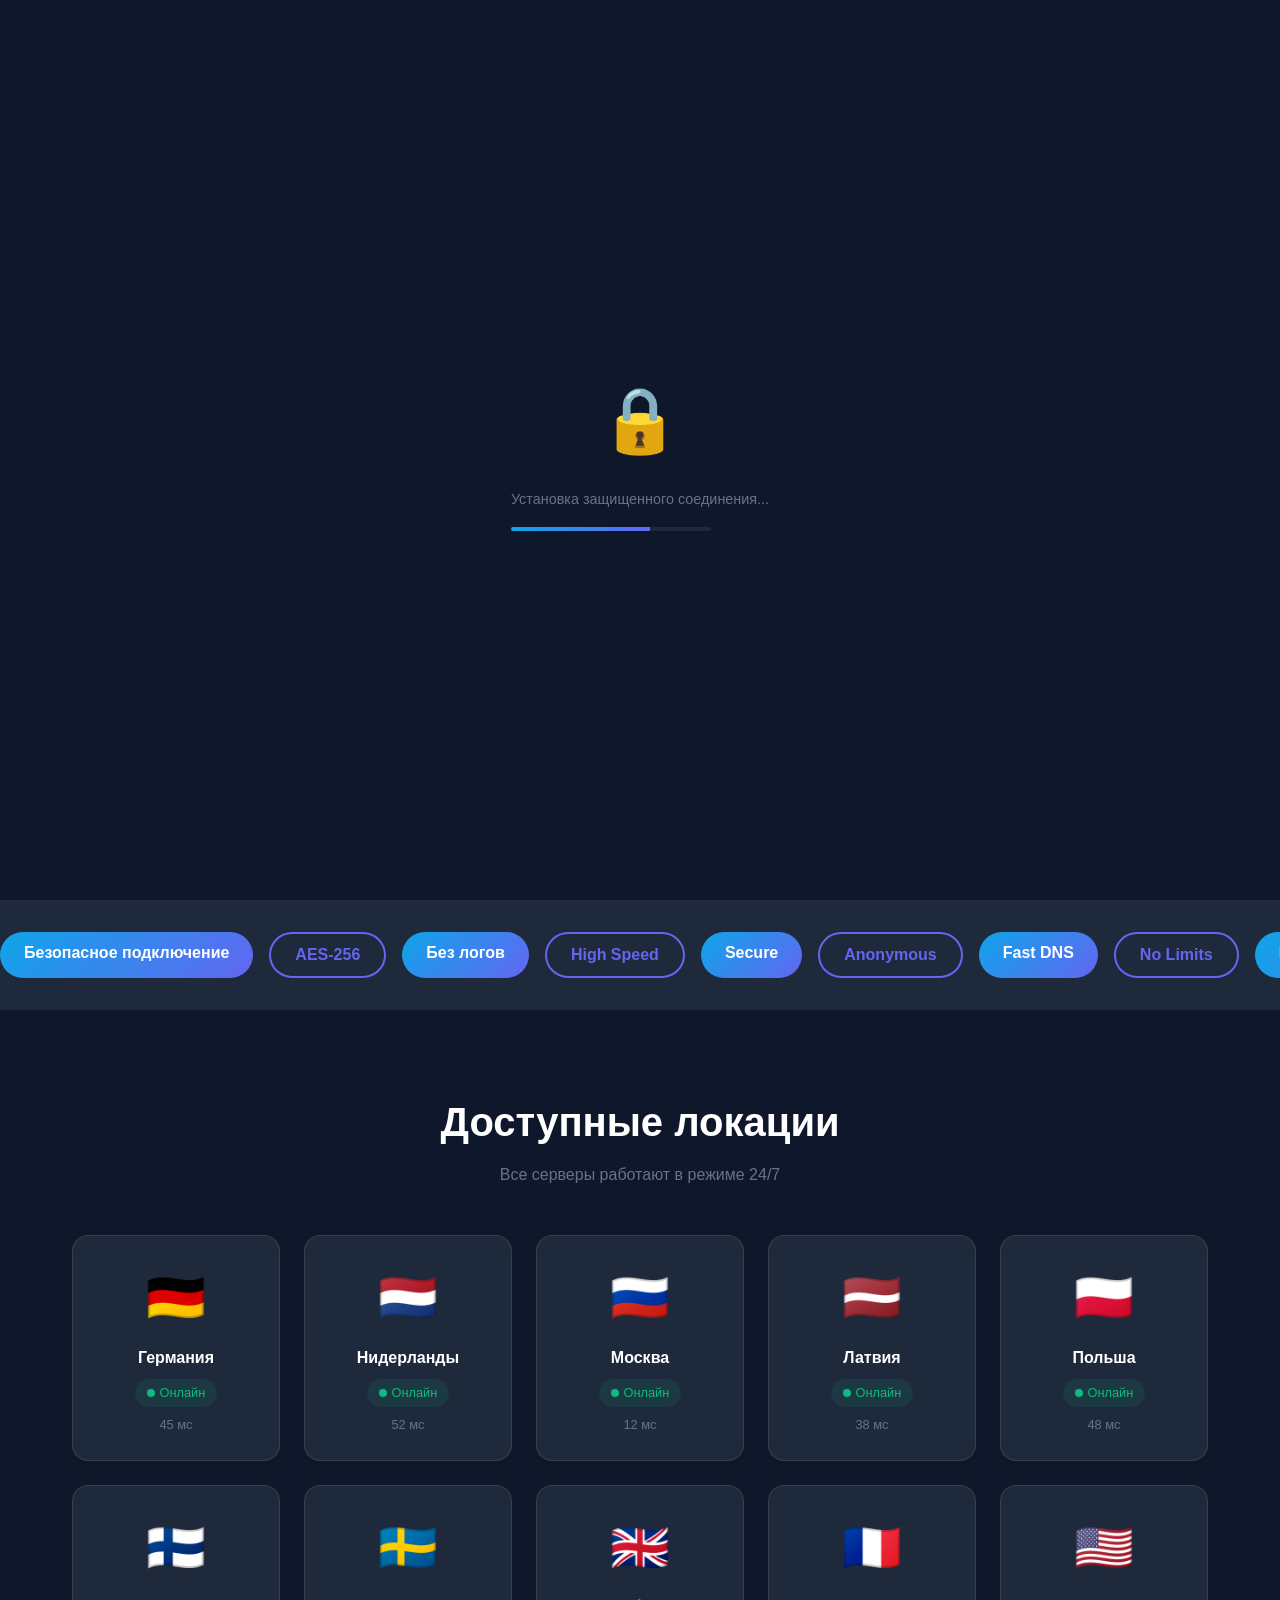
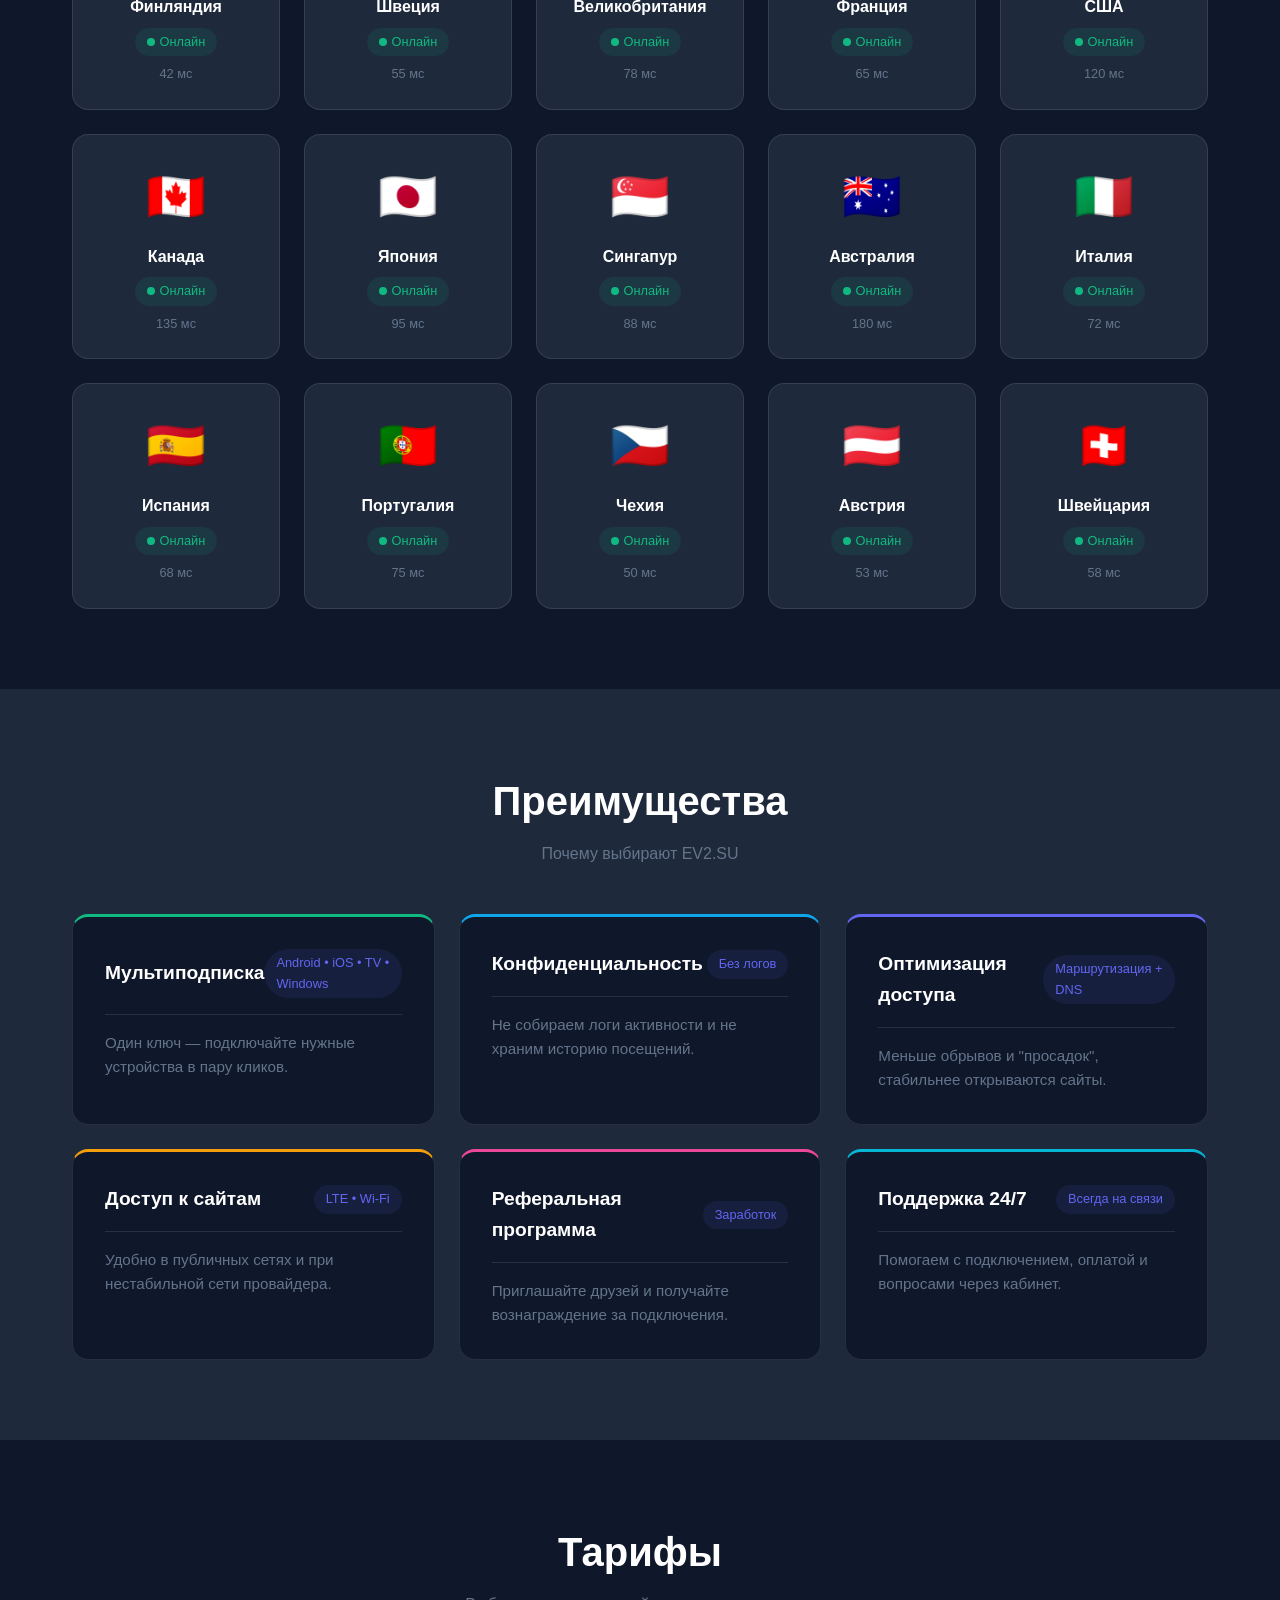
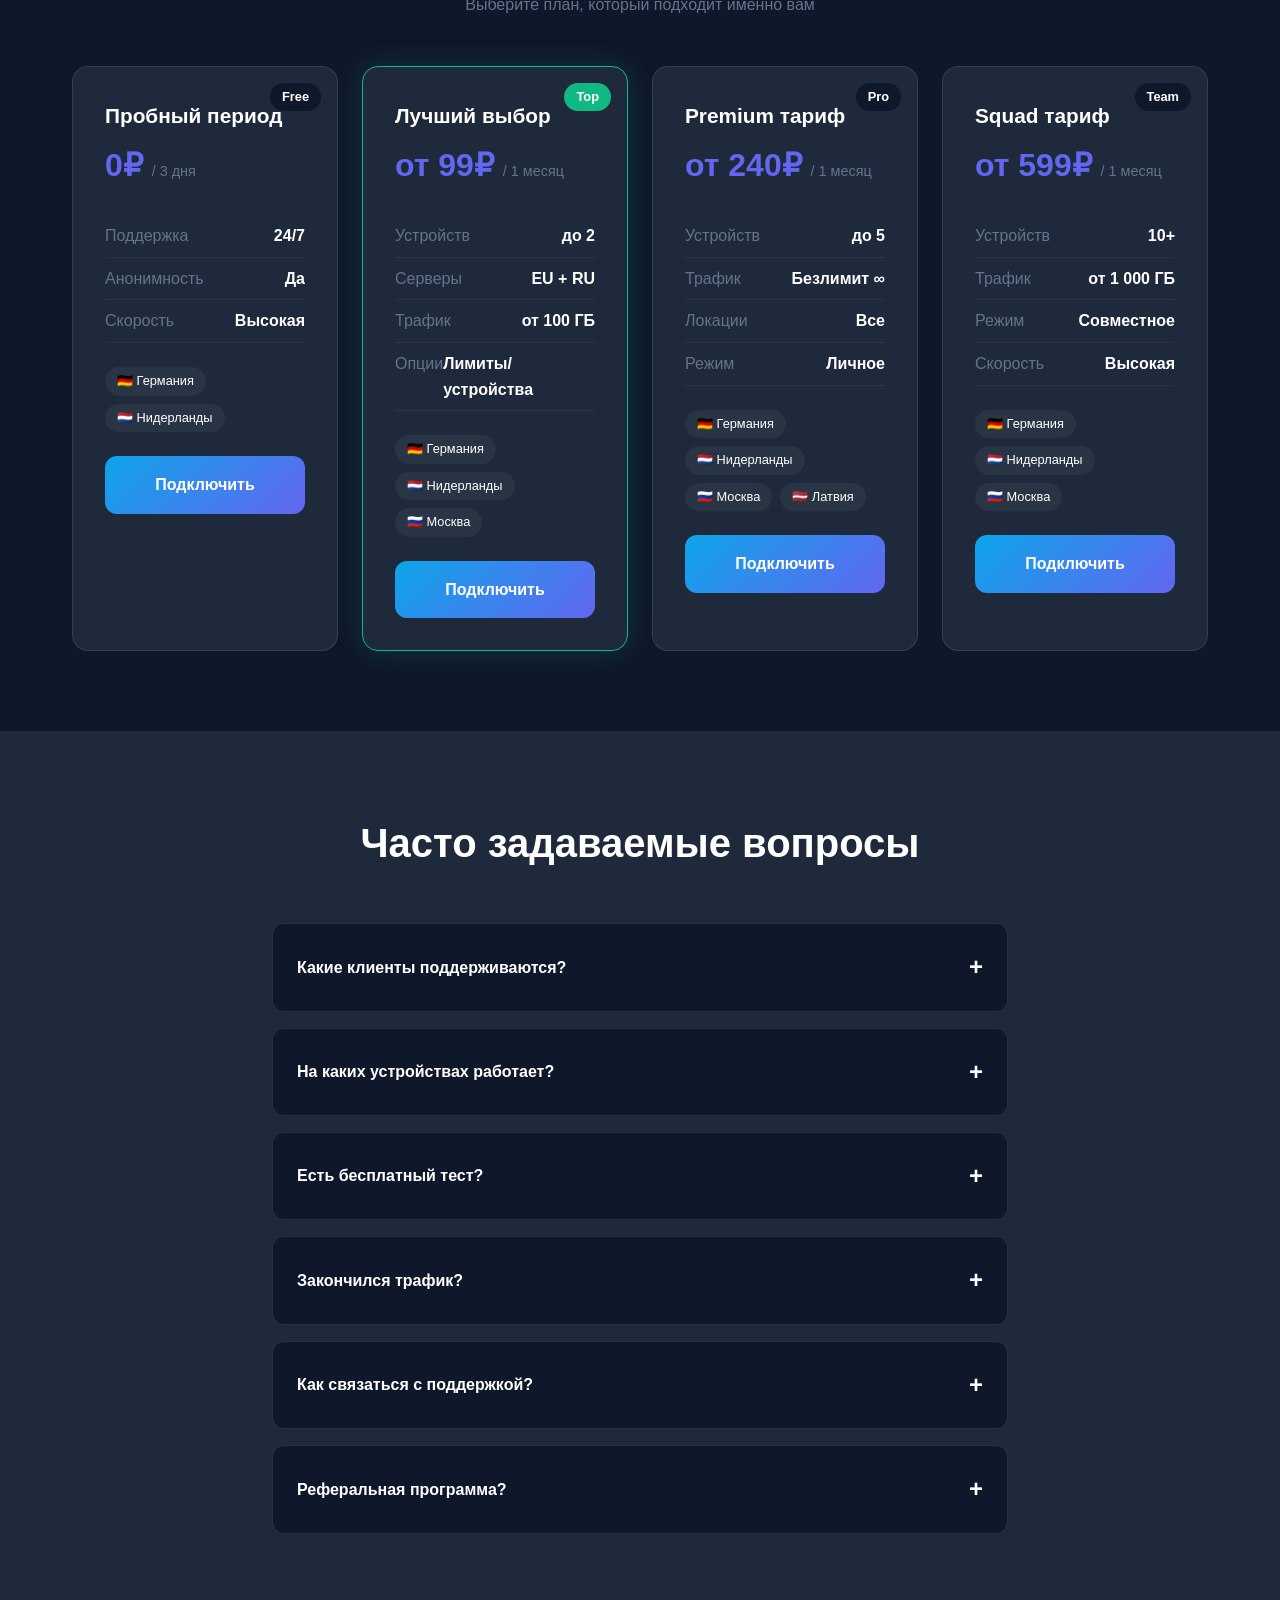
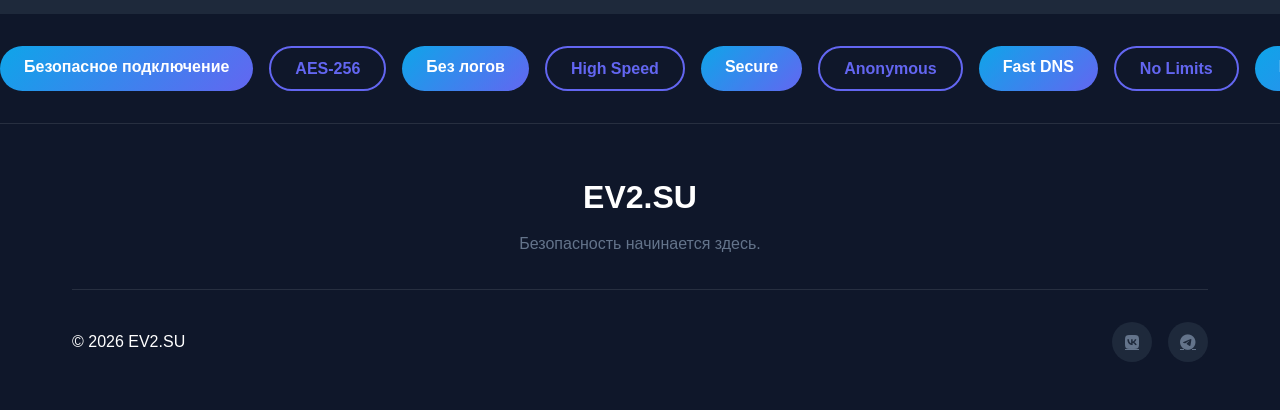
<file: new-landing-v2/index.html>
<!DOCTYPE html>
<html lang="ru">
<head>
  <meta charset="UTF-8">
  <meta name="viewport" content="width=device-width, initial-scale=1.0">
  <title>EV2.SU - Современный VPN</title>
  
  <!-- Google tag (gtag.js) -->
  <script async src="https://www.googletagmanager.com/gtag/js?id=G-1DRF20KS2M"></script>
  <script>
    window.dataLayer = window.dataLayer || [];
    function gtag(){dataLayer.push(arguments);}
    gtag('js', new Date());
    gtag('config', 'G-1DRF20KS2M');
  </script>

  <!-- Yandex.Metrika counter -->
  <script type="text/javascript">
    (function(m,e,t,r,i,k,a){
      m[i]=m[i]||function(){(m[i].a=m[i].a||[]).push(arguments)};
      m[i].l=1*new Date();
      for (var j = 0; j < document.scripts.length; j++) {if (document.scripts[j].src === r) { return; }}
      k=e.createElement(t),a=e.getElementsByTagName(t)[0],k.async=1,k.src=r,a.parentNode.insertBefore(k,a)
    })(window, document,'script',' https://mc.yandex.ru/metrika/tag.js?id=106289414', 'ym');
    ym(106289414, 'init', {ssr:true, webvisor:true, clickmap:true, ecommerce:"dataLayer", accurateTrackBounce:true, trackLinks:true});
  </script>

  <link rel="stylesheet" href="css/style.css">
  <link rel="stylesheet" href="https://cdnjs.cloudflare.com/ajax/libs/font-awesome/6.4.0/css/all.min.css">
</head>

<body class="loading">
  <!-- PRELOADER -->
  <div class="preloader" id="preloader">
    <div class="loader-content">
      <div class="loader-icon">🔒</div>
      <div class="loader-status">Установка защищенного соединения...</div>
      <div class="progress-track"><div class="progress-bar" id="progressBar"></div></div>
    </div>
  </div>

  <!-- HEADER -->
  <header class="site-header">
    <nav class="site-nav">
      <a href="#" class="logo">
        <i class="fas fa-shield-halved logo__icon"></i>
        <span class="logo__text">EV2.<span class="logo__accent">SU</span></span>
      </a>

      <div class="nav-links">
        <a href="#locations" class="nav-link">Локации</a>
        <a href="#advantages" class="nav-link">Преимущества</a>
        <a href="#pricing" class="nav-link">Тарифы</a>
        <a href="#faq" class="nav-link">FAQ</a>
        <a href="https://cabinet.ev2.su" class="nav-link nav-cabinet">Личный кабинет</a>
        <button id="adminBtn" class="admin-btn" title="Админ-панель"><i class="fas fa-cog"></i></button>
      </div>

      <button class="nav-toggle" type="button" aria-label="Menu">
        <span class="bar"></span><span class="bar"></span><span class="bar"></span>
      </button>
    </nav>

    <aside class="mobile-nav" id="mobileNav" hidden>
      <div class="mobile-nav__head">
        <span class="mobile-logo">EV2.<span class="mobile-logo__accent">SU</span></span>
        <button class="mobile-nav__close" type="button">✕</button>
      </div>
      <a href="#locations" class="mobile-link">Локации</a>
      <a href="#advantages" class="mobile-link">Преимущества</a>
      <a href="#pricing" class="mobile-link">Тарифы</a>
      <a href="#faq" class="mobile-link">FAQ</a>
      <a href="https://cabinet.ev2.su" class="mobile-link mobile-cabinet">Личный кабинет</a>
    </aside>
    <div class="nav-backdrop" data-nav-backdrop hidden></div>
  </header>

  <!-- HERO -->
  <section class="hero" id="hero">
    <div class="hero-bg"></div>
    <div class="hero-glow"></div>
    <div class="hero-grid"></div>

    <div class="hero-content">
      <div class="status-badge">
        <span class="status-indicator-dot"></span>
        Соединение защищено
      </div>
      <h1 class="hero-title">Оптимизация доступа</h1>
      <p>Разблокировка через ключи шифрования</p>
      <div class="buttons">
        <a href="https://cabinet.ev2.su/" class="btn-primary">Получить ключи</a>
        <a href="#locations" class="btn-secondary">Выбрать страну</a>
      </div>
    </div>
  </section>

  <!-- TICKER 1 -->
  <section class="ticker-section ticker-dark">
    <div class="ticker-track">
      <div class="ticker-group" id="ticker1Content"></div>
      <div class="ticker-group" aria-hidden="true" id="ticker1Clone"></div>
    </div>
  </section>

  <!-- LOCATIONS -->
  <section id="locations" class="locations-section">
    <div class="container">
      <div class="section-header">
        <h2>Доступные локации</h2>
        <p>Все серверы работают в режиме 24/7</p>
      </div>
      <div class="locations-grid" id="serversContainer"></div>
    </div>
  </section>

  <!-- ADVANTAGES -->
  <section class="advantages" id="advantages">
    <div class="advantages-wrap">
      <div class="section-header">
        <h2>Преимущества</h2>
        <p>Почему выбирают EV2.SU</p>
      </div>
      <div class="advantages-grid" id="advantagesContainer"></div>
    </div>
  </section>

  <!-- PRICING -->
  <section class="pricing" id="pricing">
    <div class="pricing-wrap">
      <div class="section-header">
        <h2>Тарифы</h2>
        <p>Выберите план, который подходит именно вам</p>
      </div>
      <div class="pricing-grid" id="pricingContainer"></div>
    </div>
  </section>

  <!-- FAQ -->
  <section id="faq" class="faq-section">
    <div class="faq-container">
      <div class="section-header">
        <h2>Часто задаваемые вопросы</h2>
      </div>
      <div class="faq-list" id="faqContainer"></div>
    </div>
  </section>

  <!-- TICKER 2 -->
  <section class="ticker-section ticker-light">
    <div class="ticker-track">
      <div class="ticker-group" id="ticker2Content"></div>
      <div class="ticker-group" aria-hidden="true" id="ticker2Clone"></div>
    </div>
  </section>

  <!-- FOOTER -->
  <footer class="site-footer">
    <div class="footer-content">
      <div class="footer-brand">
        <div class="footer-logo">EV2.SU</div>
        <p>Безопасность начинается здесь.</p>
      </div>
      <div class="footer-bottom">
        <p>© 2026 EV2.SU</p>
        <div class="footer-social">
          <a href="https://vk.com/evpnunlock" target="_blank" class="social-link"><i class="fab fa-vk"></i></a>
          <a href="https://t.me/ev2su" target="_blank" class="social-link"><i class="fab fa-telegram"></i></a>
        </div>
      </div>
    </div>
  </footer>

  <!-- ADMIN PANEL MODAL -->
  <div class="modal-overlay hidden" id="adminModal">
    <div class="admin-panel">
      <button class="modal-close" id="closeAdmin">&times;</button>
      <h2>Админ-панель</h2>
      
      <!-- Login Form -->
      <div id="adminLogin">
        <input type="text" id="adminUser" placeholder="Логин">
        <input type="password" id="adminPass" placeholder="Пароль">
        <button class="btn-primary" id="loginBtn">Войти</button>
        <p class="login-hint">Демо: admin / admin</p>
      </div>

      <!-- Admin Dashboard -->
      <div id="adminDashboard" class="hidden">
        <div class="admin-tabs">
          <button class="tab-btn active" data-tab="locations">Локации</button>
          <button class="tab-btn" data-tab="pricing">Тарифы</button>
          <button class="tab-btn" data-tab="faq">FAQ</button>
          <button class="tab-btn" data-tab="ticker">Бегущая строка</button>
        </div>

        <div class="tab-content">
          <!-- Locations Tab -->
          <div id="tab-locations" class="tab-pane active">
            <h3>Управление локациями</h3>
            <div class="admin-form">
              <input type="text" id="locName" placeholder="Название страны">
              <input type="text" id="locFlag" placeholder="Флаг (emoji)">
              <input type="number" id="locPing" placeholder="Ping (мс)">
              <select id="locStatus">
                <option value="online">Онлайн</option>
                <option value="offline">Офлайн</option>
              </select>
              <button class="btn-primary" id="addLocation">Добавить</button>
            </div>
            <div id="adminLocationsList" class="admin-list"></div>
          </div>

          <!-- Pricing Tab -->
          <div id="tab-pricing" class="tab-pane">
            <h3>Управление тарифами</h3>
            <div class="admin-form">
              <input type="text" id="priceName" placeholder="Название тарифа">
              <input type="text" id="priceAmount" placeholder="Цена (например: 99₽)">
              <input type="text" id="pricePeriod" placeholder="Период (например: / 1 месяц)">
              <input type="text" id="priceBadge" placeholder="Бейдж (Top, Pro и т.д.)">
              <textarea id="priceFeatures" placeholder="Особенности (каждая с новой строки)"></textarea>
              <button class="btn-primary" id="addPricing">Добавить</button>
            </div>
            <div id="adminPricingList" class="admin-list"></div>
          </div>

          <!-- FAQ Tab -->
          <div id="tab-faq" class="tab-pane">
            <h3>Управление FAQ</h3>
            <div class="admin-form">
              <input type="text" id="faqQuestion" placeholder="Вопрос">
              <textarea id="faqAnswer" placeholder="Ответ"></textarea>
              <button class="btn-primary" id="addFaq">Добавить</button>
            </div>
            <div id="adminFaqList" class="admin-list"></div>
          </div>

          <!-- Ticker Tab -->
          <div id="tab-ticker" class="tab-pane">
            <h3>Бегущая строка</h3>
            <div class="admin-form">
              <input type="text" id="tickerItem" placeholder="Текст для строки">
              <select id="tickerType">
                <option value="filled">Заполненный</option>
                <option value="outlined">Контурный</option>
              </select>
              <button class="btn-primary" id="addTicker">Добавить</button>
            </div>
            <div id="adminTickerList" class="admin-list"></div>
          </div>
        </div>

        <button class="btn-secondary" id="resetData">Сбросить все данные</button>
      </div>
    </div>
  </div>

  <script src="js/data.js"></script>
  <script src="js/admin.js"></script>
  <script src="js/script.js"></script>
</body>
</html>
</file>
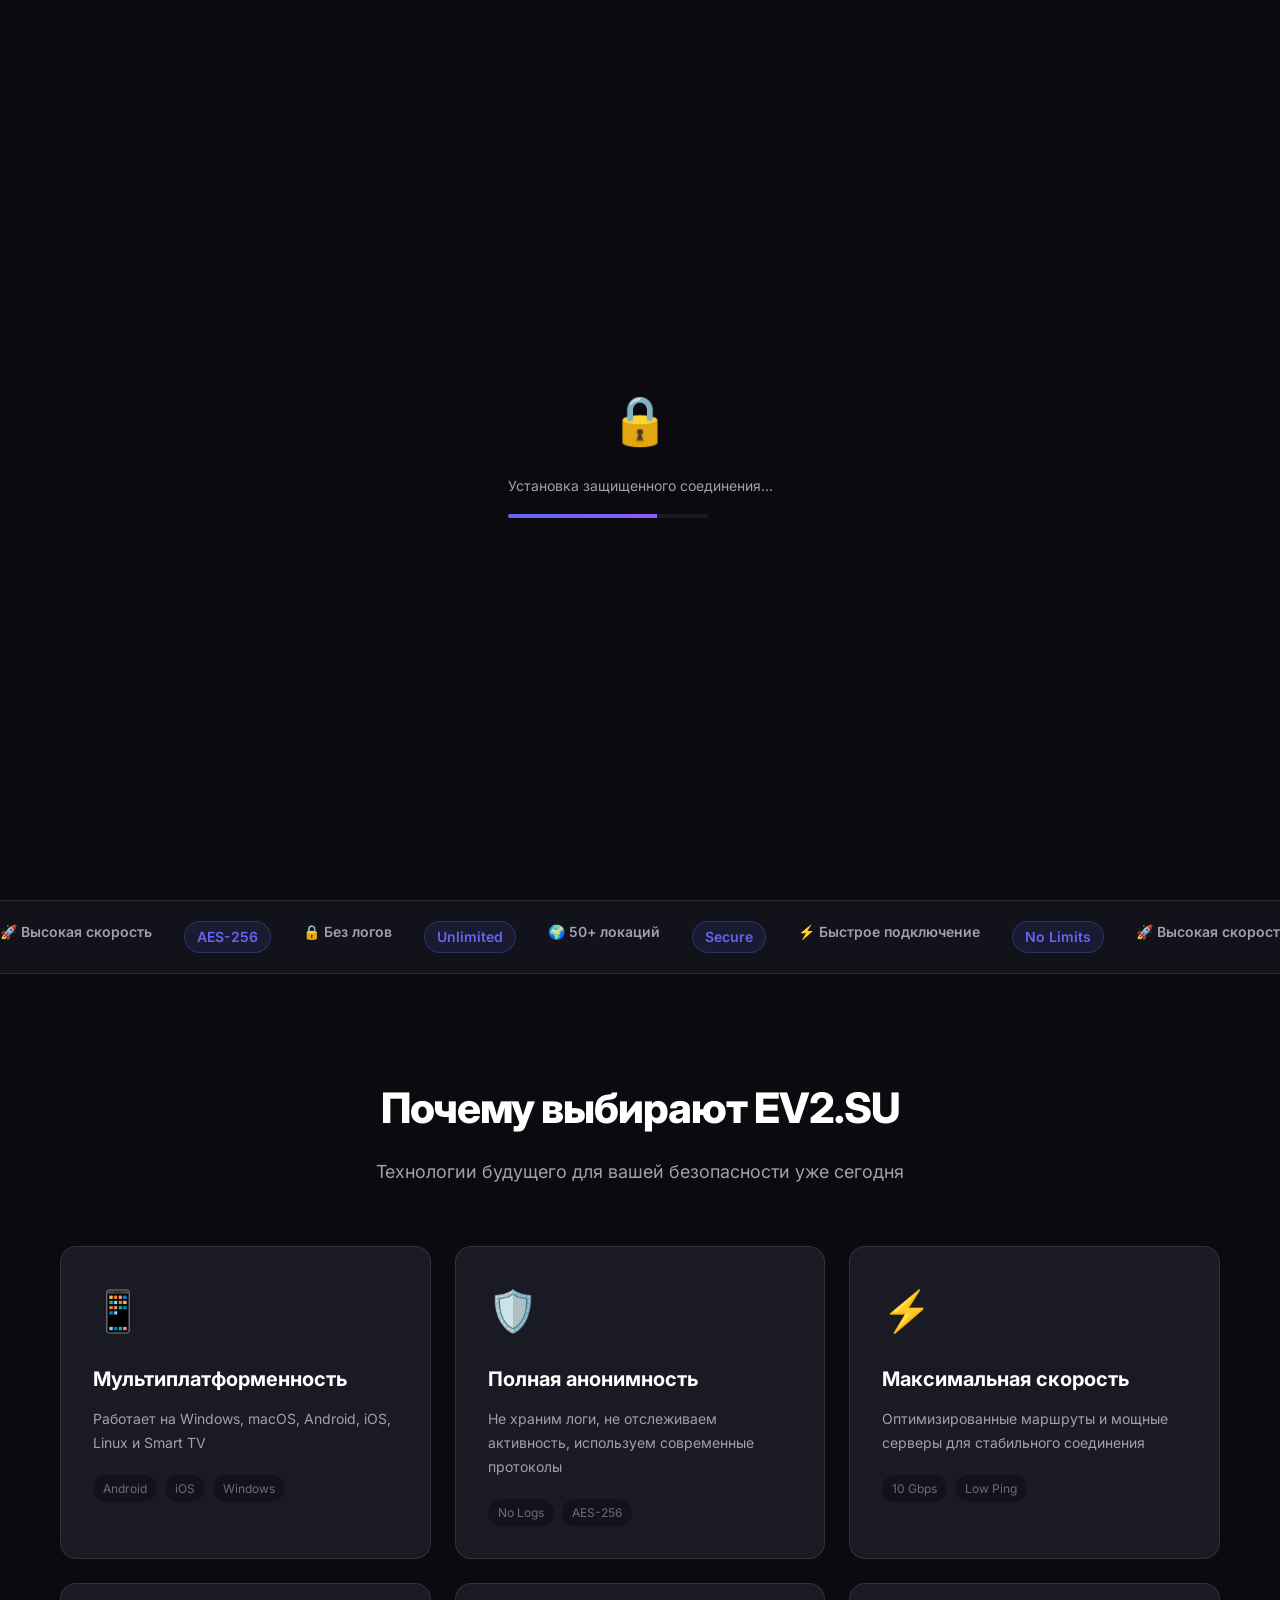
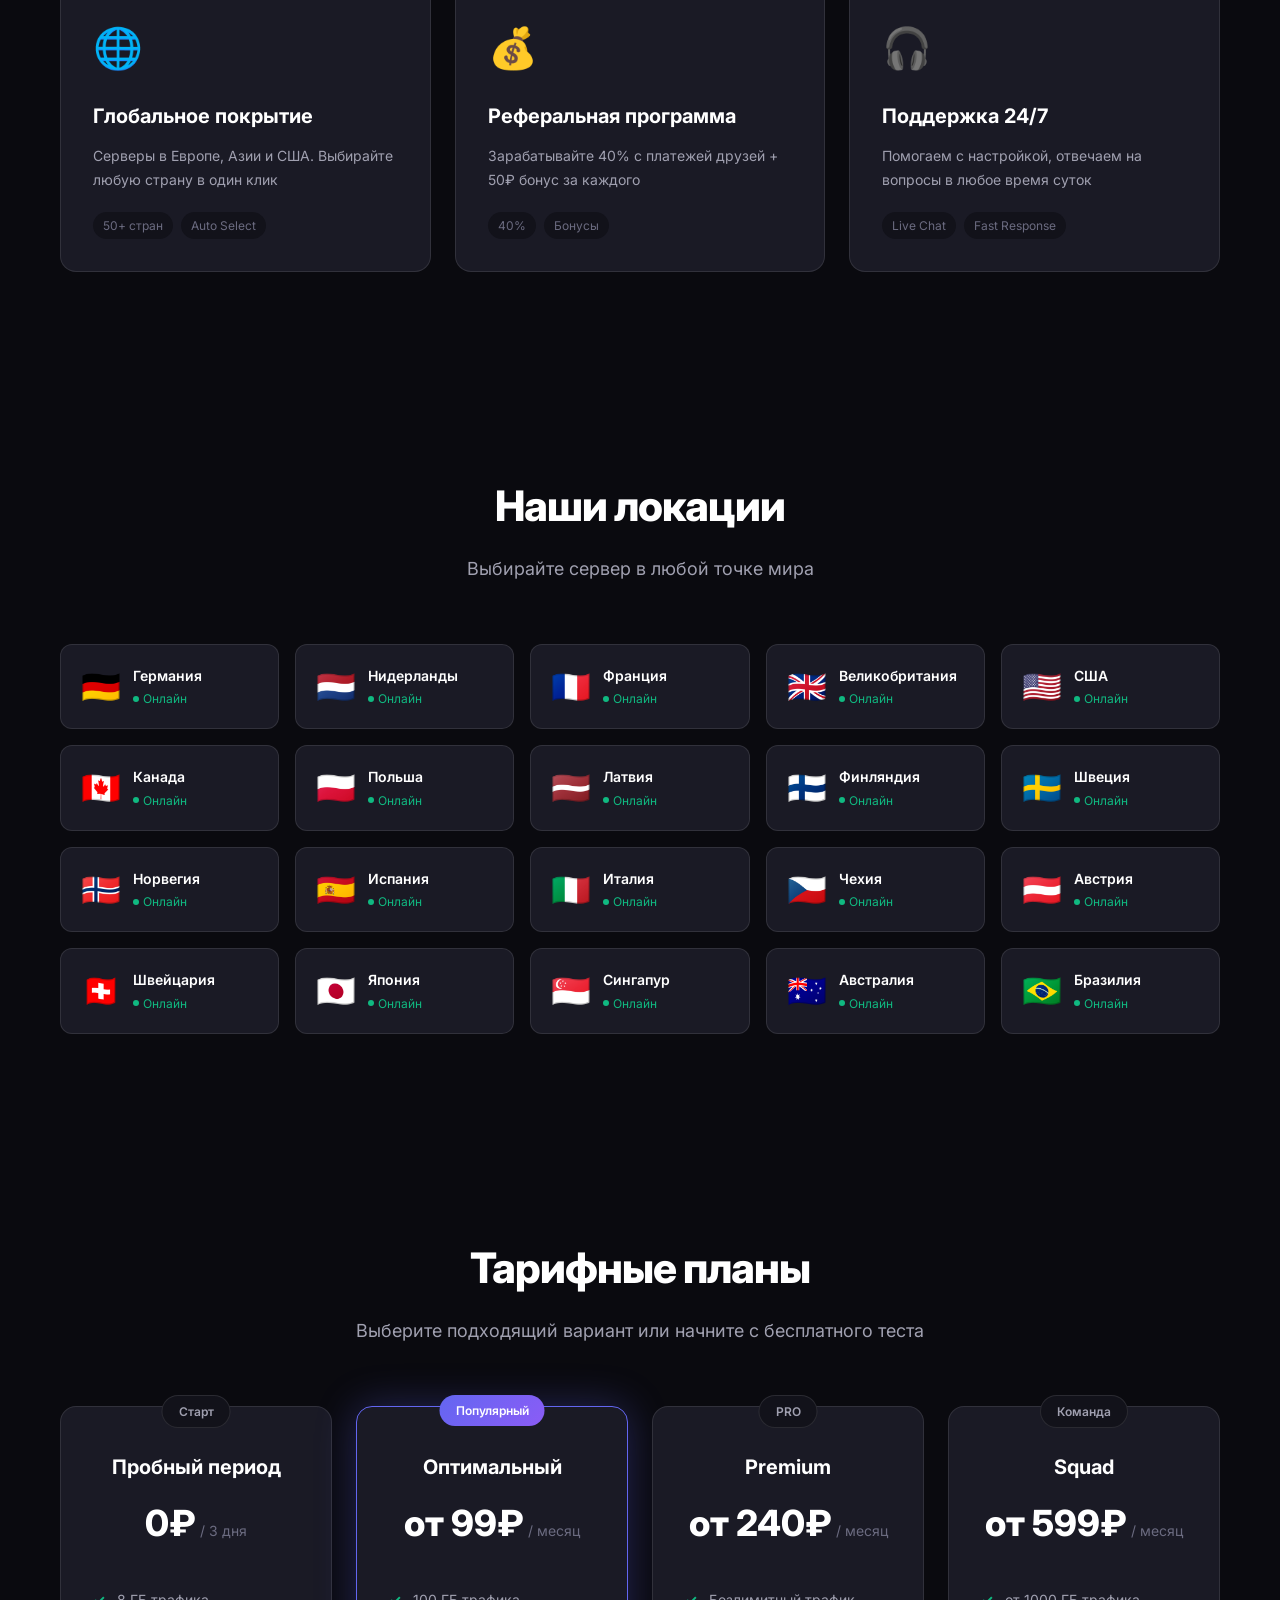
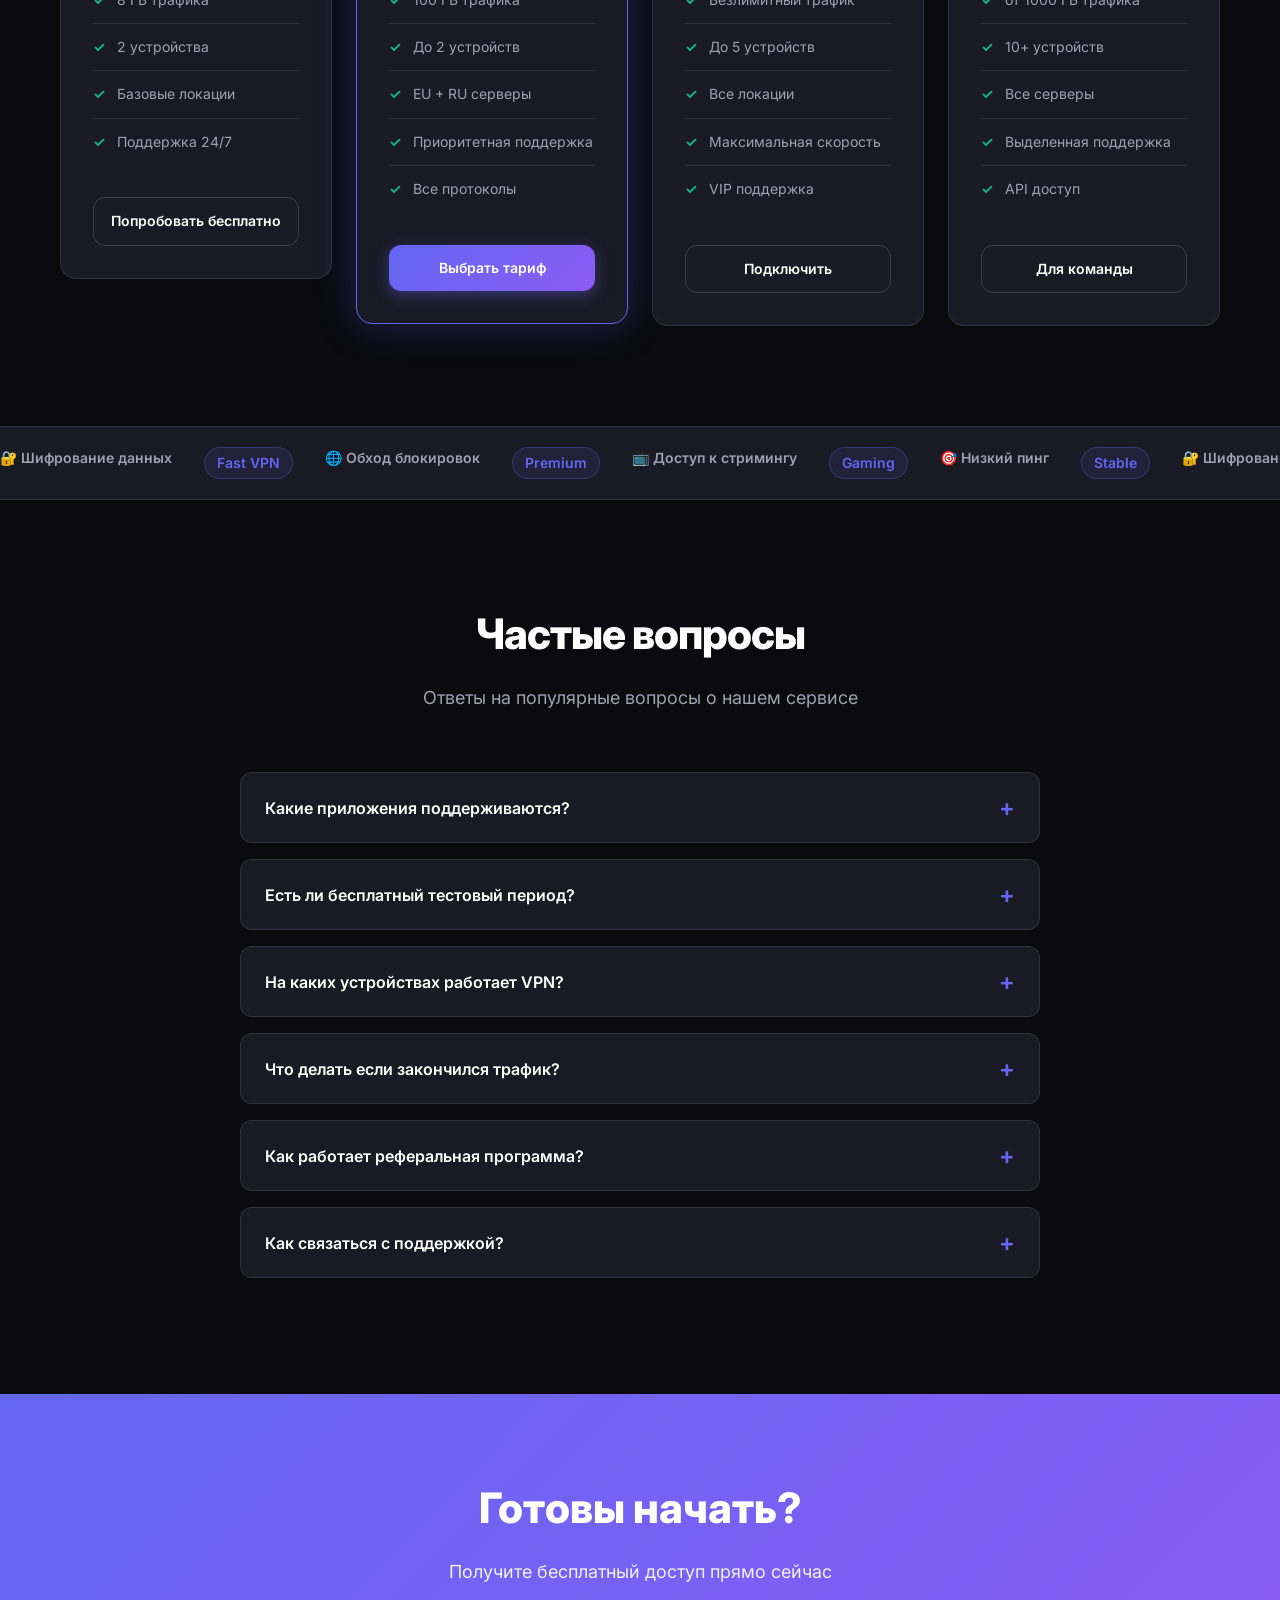
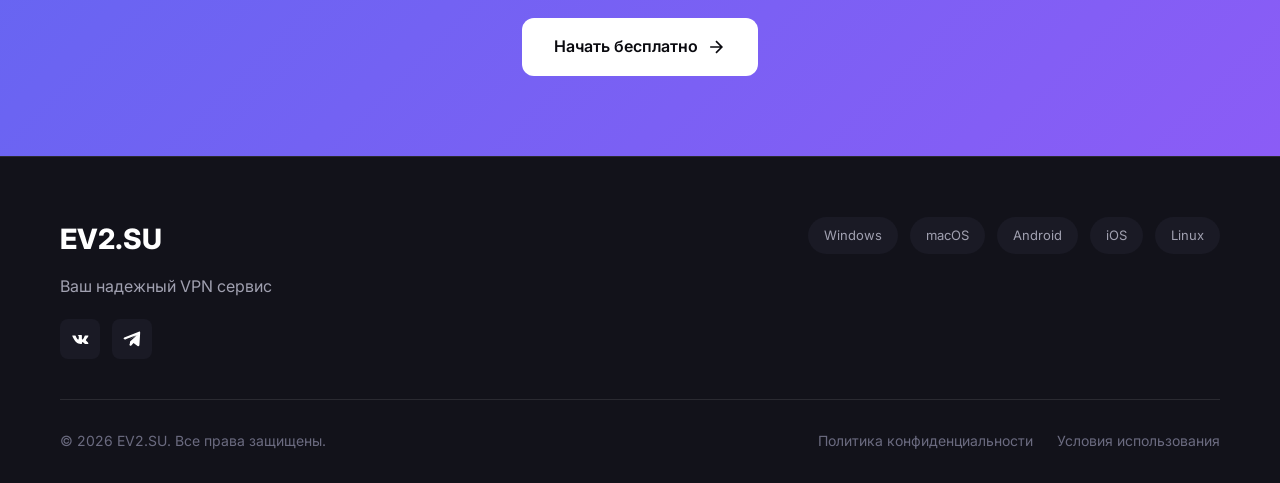
<file: new-landing/index.html>
<!DOCTYPE html>
<html lang="ru">
<head>
  <meta charset="UTF-8">
  <meta name="viewport" content="width=device-width, initial-scale=1.0">
  <title>EV2.SU - VPN нового поколения</title>
  
  <!-- Google Fonts -->
  <link rel="preconnect" href="https://fonts.googleapis.com">
  <link rel="preconnect" href="https://fonts.gstatic.com" crossorigin>
  <link href="https://fonts.googleapis.com/css2?family=Inter:wght@300;400;500;600;700;800&display=swap" rel="stylesheet">
  
  <!-- Подключение стилей -->
  <link rel="stylesheet" href="css/style.css">

  <!-- Google tag (gtag.js) -->
  <script async src="https://www.googletagmanager.com/gtag/js?id=G-1DRF20KS2M"></script>
  <script>
    window.dataLayer = window.dataLayer || [];
    function gtag(){dataLayer.push(arguments);}
    gtag('js', new Date());
    gtag('config', 'G-1DRF20KS2M');
  </script>

  <!-- Yandex.Metrika counter -->
  <script type="text/javascript">
    (function(m,e,t,r,i,k,a){
      m[i]=m[i]||function(){(m[i].a=m[i].a||[]).push(arguments)};
      m[i].l=1*new Date();
      for (var j = 0; j < document.scripts.length; j++) {if (document.scripts[j].src === r) { return; }}
      k=e.createElement(t),a=e.getElementsByTagName(t)[0],k.async=1,k.src=r,a.parentNode.insertBefore(k,a)
    })(window, document,'script',' https://mc.yandex.ru/metrika/tag.js?id=106289414', 'ym');

    ym(106289414, 'init', {ssr:true, webvisor:true, clickmap:true, ecommerce:"dataLayer", accurateTrackBounce:true, trackLinks:true});
  </script>
</head>

<body>
  <!-- PRELOADER -->
  <div class="preloader" id="preloader">
    <div class="preloader-content">
      <div class="lock-icon">🔒</div>
      <div class="loading-text">Установка защищенного соединения...</div>
      <div class="progress-bar"><div class="progress-fill" id="progressFill"></div></div>
    </div>
  </div>

  <!-- HEADER -->
  <header class="header">
    <div class="container header-container">
      <a href="#" class="logo">
        <span class="logo-text">EV2.<span class="accent">SU</span></span>
      </a>
      
      <nav class="nav">
        <a href="#features" class="nav-link">Преимущества</a>
        <a href="#locations" class="nav-link">Локации</a>
        <a href="#pricing" class="nav-link">Тарифы</a>
        <a href="#faq" class="nav-link">FAQ</a>
      </nav>
      
      <a href="https://cabinet.ev2.su" class="btn btn-outline">Личный кабинет</a>
      
      <button class="mobile-toggle" aria-label="Меню">
        <span></span><span></span><span></span>
      </button>
    </div>
  </header>

  <!-- HERO SECTION -->
  <section class="hero">
    <div class="hero-bg">
      <div class="gradient-orb orb-1"></div>
      <div class="gradient-orb orb-2"></div>
      <div class="gradient-orb orb-3"></div>
      <div class="grid-overlay"></div>
    </div>
    
    <div class="container hero-content">
      <div class="status-badge animate-fade-in">
        <span class="status-dot"></span>
        Все системы работают нормально
      </div>
      
      <h1 class="hero-title">
        <span class="title-line">Свободный доступ</span>
        <span class="title-line gradient-text">к любому контенту</span>
      </h1>
      
      <p class="hero-subtitle">
        Быстрый VPN с шифрованием AES-256. Без логов. Без ограничений. 
        Работает на всех устройствах.
      </p>
      
      <div class="hero-buttons">
        <a href="https://cabinet.ev2.su" class="btn btn-primary btn-lg">
          Получить ключи
          <svg width="20" height="20" viewBox="0 0 24 24" fill="none" stroke="currentColor" stroke-width="2">
            <path d="M5 12h14M12 5l7 7-7 7"/>
          </svg>
        </a>
        <a href="#pricing" class="btn btn-secondary btn-lg">Выбрать тариф</a>
      </div>
      
      <div class="hero-stats">
        <div class="stat-item">
          <div class="stat-value">50+</div>
          <div class="stat-label">Серверов</div>
        </div>
        <div class="stat-item">
          <div class="stat-value">∞</div>
          <div class="stat-label">Трафик</div>
        </div>
        <div class="stat-item">
          <div class="stat-value">24/7</div>
          <div class="stat-label">Поддержка</div>
        </div>
      </div>
    </div>
  </section>

  <!-- RUNNING LINE 1 -->
  <section class="running-line running-line-dark">
    <div class="running-track">
      <div class="running-content">
        <span class="running-item">🚀 Высокая скорость</span>
        <span class="running-item running-item-accent">AES-256</span>
        <span class="running-item">🔒 Без логов</span>
        <span class="running-item running-item-accent">Unlimited</span>
        <span class="running-item">🌍 50+ локаций</span>
        <span class="running-item running-item-accent">Secure</span>
        <span class="running-item">⚡ Быстрое подключение</span>
        <span class="running-item running-item-accent">No Limits</span>
      </div>
      <div class="running-content" aria-hidden="true">
        <span class="running-item">🚀 Высокая скорость</span>
        <span class="running-item running-item-accent">AES-256</span>
        <span class="running-item">🔒 Без логов</span>
        <span class="running-item running-item-accent">Unlimited</span>
        <span class="running-item">🌍 50+ локаций</span>
        <span class="running-item running-item-accent">Secure</span>
        <span class="running-item">⚡ Быстрое подключение</span>
        <span class="running-item running-item-accent">No Limits</span>
      </div>
    </div>
  </section>

  <!-- FEATURES SECTION -->
  <section class="features" id="features">
    <div class="container">
      <div class="section-header">
        <h2 class="section-title">Почему выбирают EV2.SU</h2>
        <p class="section-subtitle">Технологии будущего для вашей безопасности уже сегодня</p>
      </div>
      
      <div class="features-grid">
        <div class="feature-card feature-card-green">
          <div class="feature-icon">📱</div>
          <h3>Мультиплатформенность</h3>
          <p>Работает на Windows, macOS, Android, iOS, Linux и Smart TV</p>
          <div class="feature-tags">
            <span class="tag">Android</span>
            <span class="tag">iOS</span>
            <span class="tag">Windows</span>
          </div>
        </div>
        
        <div class="feature-card feature-card-blue">
          <div class="feature-icon">🛡️</div>
          <h3>Полная анонимность</h3>
          <p>Не храним логи, не отслеживаем активность, используем современные протоколы</p>
          <div class="feature-tags">
            <span class="tag">No Logs</span>
            <span class="tag">AES-256</span>
          </div>
        </div>
        
        <div class="feature-card feature-card-purple">
          <div class="feature-icon">⚡</div>
          <h3>Максимальная скорость</h3>
          <p>Оптимизированные маршруты и мощные серверы для стабильного соединения</p>
          <div class="feature-tags">
            <span class="tag">10 Gbps</span>
            <span class="tag">Low Ping</span>
          </div>
        </div>
        
        <div class="feature-card feature-card-amber">
          <div class="feature-icon">🌐</div>
          <h3>Глобальное покрытие</h3>
          <p>Серверы в Европе, Азии и США. Выбирайте любую страну в один клик</p>
          <div class="feature-tags">
            <span class="tag">50+ стран</span>
            <span class="tag">Auto Select</span>
          </div>
        </div>
        
        <div class="feature-card feature-card-pink">
          <div class="feature-icon">💰</div>
          <h3>Реферальная программа</h3>
          <p>Зарабатывайте 40% с платежей друзей + 50₽ бонус за каждого</p>
          <div class="feature-tags">
            <span class="tag">40%</span>
            <span class="tag">Бонусы</span>
          </div>
        </div>
        
        <div class="feature-card feature-card-cyan">
          <div class="feature-icon">🎧</div>
          <h3>Поддержка 24/7</h3>
          <p>Помогаем с настройкой, отвечаем на вопросы в любое время суток</p>
          <div class="feature-tags">
            <span class="tag">Live Chat</span>
            <span class="tag">Fast Response</span>
          </div>
        </div>
      </div>
    </div>
  </section>

  <!-- LOCATIONS SECTION -->
  <section class="locations" id="locations">
    <div class="container">
      <div class="section-header">
        <h2 class="section-title">Наши локации</h2>
        <p class="section-subtitle">Выбирайте сервер в любой точке мира</p>
      </div>
      
      <div class="locations-grid" id="locationsGrid">
        <!-- Локации будут загружены через JS -->
      </div>
    </div>
  </section>

  <!-- PRICING SECTION -->
  <section class="pricing" id="pricing">
    <div class="container">
      <div class="section-header">
        <h2 class="section-title">Тарифные планы</h2>
        <p class="section-subtitle">Выберите подходящий вариант или начните с бесплатного теста</p>
      </div>
      
      <div class="pricing-grid">
        <!-- FREE TRIAL -->
        <div class="pricing-card">
          <div class="pricing-badge">Старт</div>
          <div class="pricing-header">
            <h3>Пробный период</h3>
            <div class="pricing-price">
              <span class="price">0₽</span>
              <span class="period">/ 3 дня</span>
            </div>
          </div>
          
          <ul class="pricing-features">
            <li><span class="check">✓</span> 8 ГБ трафика</li>
            <li><span class="check">✓</span> 2 устройства</li>
            <li><span class="check">✓</span> Базовые локации</li>
            <li><span class="check">✓</span> Поддержка 24/7</li>
          </ul>
          
          <a href="https://cabinet.ev2.su" class="btn btn-outline btn-block">Попробовать бесплатно</a>
        </div>
        
        <!-- BEST VALUE -->
        <div class="pricing-card pricing-card-featured">
          <div class="pricing-badge pricing-badge-popular">Популярный</div>
          <div class="pricing-header">
            <h3>Оптимальный</h3>
            <div class="pricing-price">
              <span class="price">от 99₽</span>
              <span class="period">/ месяц</span>
            </div>
          </div>
          
          <ul class="pricing-features">
            <li><span class="check">✓</span> 100 ГБ трафика</li>
            <li><span class="check">✓</span> До 2 устройств</li>
            <li><span class="check">✓</span> EU + RU серверы</li>
            <li><span class="check">✓</span> Приоритетная поддержка</li>
            <li><span class="check">✓</span> Все протоколы</li>
          </ul>
          
          <a href="https://cabinet.ev2.su" class="btn btn-primary btn-block">Выбрать тариф</a>
        </div>
        
        <!-- PREMIUM -->
        <div class="pricing-card">
          <div class="pricing-badge">PRO</div>
          <div class="pricing-header">
            <h3>Premium</h3>
            <div class="pricing-price">
              <span class="price">от 240₽</span>
              <span class="period">/ месяц</span>
            </div>
          </div>
          
          <ul class="pricing-features">
            <li><span class="check">✓</span> Безлимитный трафик</li>
            <li><span class="check">✓</span> До 5 устройств</li>
            <li><span class="check">✓</span> Все локации</li>
            <li><span class="check">✓</span> Максимальная скорость</li>
            <li><span class="check">✓</span> VIP поддержка</li>
          </ul>
          
          <a href="https://cabinet.ev2.su" class="btn btn-outline btn-block">Подключить</a>
        </div>
        
        <!-- SQUAD -->
        <div class="pricing-card">
          <div class="pricing-badge">Команда</div>
          <div class="pricing-header">
            <h3>Squad</h3>
            <div class="pricing-price">
              <span class="price">от 599₽</span>
              <span class="period">/ месяц</span>
            </div>
          </div>
          
          <ul class="pricing-features">
            <li><span class="check">✓</span> от 1000 ГБ трафика</li>
            <li><span class="check">✓</span> 10+ устройств</li>
            <li><span class="check">✓</span> Все серверы</li>
            <li><span class="check">✓</span> Выделенная поддержка</li>
            <li><span class="check">✓</span> API доступ</li>
          </ul>
          
          <a href="https://cabinet.ev2.su" class="btn btn-outline btn-block">Для команды</a>
        </div>
      </div>
    </div>
  </section>

  <!-- RUNNING LINE 2 -->
  <section class="running-line running-line-light">
    <div class="running-track">
      <div class="running-content">
        <span class="running-item">🔐 Шифрование данных</span>
        <span class="running-item running-item-accent">Fast VPN</span>
        <span class="running-item">🌐 Обход блокировок</span>
        <span class="running-item running-item-accent">Premium</span>
        <span class="running-item">📺 Доступ к стримингу</span>
        <span class="running-item running-item-accent">Gaming</span>
        <span class="running-item">🎯 Низкий пинг</span>
        <span class="running-item running-item-accent">Stable</span>
      </div>
      <div class="running-content" aria-hidden="true">
        <span class="running-item">🔐 Шифрование данных</span>
        <span class="running-item running-item-accent">Fast VPN</span>
        <span class="running-item">🌐 Обход блокировок</span>
        <span class="running-item running-item-accent">Premium</span>
        <span class="running-item">📺 Доступ к стримингу</span>
        <span class="running-item running-item-accent">Gaming</span>
        <span class="running-item">🎯 Низкий пинг</span>
        <span class="running-item running-item-accent">Stable</span>
      </div>
    </div>
  </section>

  <!-- FAQ SECTION -->
  <section class="faq" id="faq">
    <div class="container">
      <div class="section-header">
        <h2 class="section-title">Частые вопросы</h2>
        <p class="section-subtitle">Ответы на популярные вопросы о нашем сервисе</p>
      </div>
      
      <div class="faq-list">
        <div class="faq-item">
          <button class="faq-question">
            Какие приложения поддерживаются?
            <span class="faq-icon">+</span>
          </button>
          <div class="faq-answer">
            <p>Мы поддерживаем все популярные клиенты: Xray, V2ray, Nekobox, Clash, а также нативные приложения для Windows, macOS, Android и iOS.</p>
          </div>
        </div>
        
        <div class="faq-item">
          <button class="faq-question">
            Есть ли бесплатный тестовый период?
            <span class="faq-icon">+</span>
          </button>
          <div class="faq-answer">
            <p>Да! Мы предоставляем 3 дня бесплатного доступа с 8 ГБ трафика. Карта не требуется.</p>
          </div>
        </div>
        
        <div class="faq-item">
          <button class="faq-question">
            На каких устройствах работает VPN?
            <span class="faq-icon">+</span>
          </button>
          <div class="faq-answer">
            <p>Наш сервис работает на всех платформах: Windows, macOS, Linux, Android, iOS, роутерах и Smart TV.</p>
          </div>
        </div>
        
        <div class="faq-item">
          <button class="faq-question">
            Что делать если закончился трафик?
            <span class="faq-icon">+</span>
          </button>
          <div class="faq-answer">
            <p>Вы можете докупить дополнительный трафик в личном кабинете или перейти на тариф с безлимитным трафиком.</p>
          </div>
        </div>
        
        <div class="faq-item">
          <button class="faq-question">
            Как работает реферальная программа?
            <span class="faq-icon">+</span>
          </button>
          <div class="faq-answer">
            <p>Вы получаете 40% от платежей приглашенных друзей + 50₽ бонус каждому при регистрации по вашей ссылке.</p>
          </div>
        </div>
        
        <div class="faq-item">
          <button class="faq-question">
            Как связаться с поддержкой?
            <span class="faq-icon">+</span>
          </button>
          <div class="faq-answer">
            <p>Напишите нам через личный кабинет или в Telegram. Мы отвечаем в течение 15 минут в рабочее время.</p>
            <a href="https://cabinet.ev2.su/support" class="btn btn-sm btn-primary" target="_blank">Написать в поддержку</a>
          </div>
        </div>
      </div>
    </div>
  </section>

  <!-- CTA SECTION -->
  <section class="cta">
    <div class="container">
      <div class="cta-content">
        <h2>Готовы начать?</h2>
        <p>Получите бесплатный доступ прямо сейчас</p>
        <a href="https://cabinet.ev2.su" class="btn btn-white btn-lg">
          Начать бесплатно
          <svg width="20" height="20" viewBox="0 0 24 24" fill="none" stroke="currentColor" stroke-width="2">
            <path d="M5 12h14M12 5l7 7-7 7"/>
          </svg>
        </a>
      </div>
    </div>
  </section>

  <!-- FOOTER -->
  <footer class="footer">
    <div class="container">
      <div class="footer-top">
        <div class="footer-brand">
          <div class="footer-logo">EV2.SU</div>
          <p>Ваш надежный VPN сервис</p>
          <div class="social-links">
            <a href="https://vk.com/evpnunlock" target="_blank" class="social-link" aria-label="VK">
              <svg viewBox="0 0 24 24"><path d="M12.65 17.9h1.08s.33-.04.5-.22c.16-.17.16-.49.16-.49s-.02-1.5.67-1.72c.68-.22 1.56 1.44 2.49 2.08.7.47 1.24.37 1.24.37l2.49-.03s1.3-.08.68-1.1c-.05-.09-.36-.76-1.88-2.14-1.59-1.45-1.37-1.21.54-3.71 1.16-1.55 1.63-2.49 1.48-2.9-.14-.39-.98-.29-.98-.29l-2.8.02s-.21-.03-.36.07c-.15.1-.25.33-.25.33s-.45 1.21-1.06 2.24c-1.28 2.17-1.8 2.28-2.01 2.14-.49-.32-.36-1.29-.36-1.98 0-2.15.33-3.05-.64-3.28-.32-.08-.56-.13-1.39-.14-1.06-.01-1.96.01-2.46.25-.34.17-.6.55-.44.57.2.03.65.12.89.43.31.41.3 1.34.3 1.34s.18 2.54-.43 2.86c-.42.22-1.01-.23-2.27-2.19-.65-1.05-1.14-2.22-1.14-2.22s-.09-.22-.23-.34c-.18-.15-.43-.2-.43-.2l-2.66.02s-.4.01-.55.18c-.13.15-.02.45-.02.45s2.08 4.87 4.45 7.33c2.16 2.24 4.6 2.09 4.6 2.09z"/></svg>
            </a>
            <a href="https://t.me/ev2su" target="_blank" class="social-link" aria-label="Telegram">
              <svg viewBox="0 0 24 24"><path d="M21.8 4.6c.2-1-.7-1.7-1.6-1.4L2.7 10.3c-1 .4-1 1.8.1 2.1l4.6 1.5 1.8 5.5c.3.9 1.4 1.1 2 .4l2.6-3.1 4.9 3.6c.8.6 2 .1 2.2-.9L21.8 4.6zm-14 8.7 9.9-6.2c.2-.1.4.2.2.4l-8.2 7.4-.3 3.2c0 .3-.4.3-.5.1l-1.5-4.3-3.1-1c-.2-.1-.2-.4 0-.5l13.7-5.3c.3-.1.5.3.2.5l-10.4 5.7z"/></svg>
            </a>
          </div>
        </div>
        
        <div class="footer-platforms">
          <div class="platform-badge">Windows</div>
          <div class="platform-badge">macOS</div>
          <div class="platform-badge">Android</div>
          <div class="platform-badge">iOS</div>
          <div class="platform-badge">Linux</div>
        </div>
      </div>
      
      <div class="footer-bottom">
        <p>© 2026 EV2.SU. Все права защищены.</p>
        <div class="footer-links">
          <a href="#">Политика конфиденциальности</a>
          <a href="#">Условия использования</a>
        </div>
      </div>
    </div>
  </footer>

  <!-- Scripts -->
  <script src="js/script.js" defer></script>
</body>
</html>
</file>
<file: new-landing-v2/css/style.css>
/* ========================================
   EV2.SU - Modern VPN Landing Page
   ======================================== */

:root {
  --primary: #6366f1;
  --primary-dark: #4f46e5;
  --secondary: #0ea5e9;
  --accent: #10b981;
  --danger: #ef4444;
  --warning: #f59e0b;
  --dark: #0f172a;
  --dark-light: #1e293b;
  --gray: #64748b;
  --light: #f1f5f9;
  --white: #ffffff;
  --gradient-1: linear-gradient(135deg, #667eea 0%, #764ba2 100%);
  --gradient-2: linear-gradient(135deg, #0ea5e9 0%, #6366f1 100%);
  --gradient-3: linear-gradient(135deg, #10b981 0%, #0ea5e9 100%);
}

* {
  margin: 0;
  padding: 0;
  box-sizing: border-box;
}

html {
  scroll-behavior: smooth;
}

body {
  font-family: 'Inter', -apple-system, BlinkMacSystemFont, 'Segoe UI', sans-serif;
  background: var(--dark);
  color: var(--white);
  line-height: 1.6;
  overflow-x: hidden;
}

body.loading {
  overflow: hidden;
}

/* PRELOADER */
.preloader {
  position: fixed;
  top: 0;
  left: 0;
  width: 100%;
  height: 100%;
  background: var(--dark);
  display: flex;
  align-items: center;
  justify-content: center;
  z-index: 9999;
  transition: opacity 0.5s ease;
}

.loader-content {
  text-align: center;
}

.loader-icon {
  font-size: 4rem;
  animation: pulse 1.5s infinite;
}

.loader-status {
  margin-top: 1rem;
  color: var(--gray);
  font-size: 0.9rem;
}

.progress-track {
  width: 200px;
  height: 4px;
  background: var(--dark-light);
  border-radius: 2px;
  margin-top: 1rem;
  overflow: hidden;
}

.progress-bar {
  height: 100%;
  background: var(--gradient-2);
  width: 0%;
  transition: width 0.3s ease;
}

@keyframes pulse {
  0%, 100% { transform: scale(1); opacity: 1; }
  50% { transform: scale(1.1); opacity: 0.8; }
}

/* HEADER */
.site-header {
  position: fixed;
  top: 0;
  left: 0;
  width: 100%;
  background: rgba(15, 23, 42, 0.95);
  backdrop-filter: blur(10px);
  z-index: 1000;
  border-bottom: 1px solid rgba(255,255,255,0.1);
}

.site-nav {
  max-width: 1200px;
  margin: 0 auto;
  padding: 1rem 2rem;
  display: flex;
  align-items: center;
  justify-content: space-between;
}

.logo {
  display: flex;
  align-items: center;
  gap: 0.5rem;
  text-decoration: none;
  color: var(--white);
  font-size: 1.5rem;
  font-weight: 700;
}

.logo__icon {
  font-size: 1.8rem;
  color: var(--primary);
}

.logo__accent {
  color: var(--primary);
}

.nav-links {
  display: flex;
  align-items: center;
  gap: 1.5rem;
}

.nav-link {
  color: var(--gray);
  text-decoration: none;
  font-weight: 500;
  transition: color 0.3s;
}

.nav-link:hover {
  color: var(--white);
}

.nav-cabinet {
  background: var(--gradient-2);
  padding: 0.5rem 1rem;
  border-radius: 8px;
  color: var(--white) !important;
}

.admin-btn {
  background: transparent;
  border: 1px solid var(--gray);
  color: var(--gray);
  padding: 0.5rem;
  border-radius: 8px;
  cursor: pointer;
  transition: all 0.3s;
}

.admin-btn:hover {
  border-color: var(--primary);
  color: var(--primary);
}

.nav-toggle {
  display: none;
  flex-direction: column;
  gap: 4px;
  background: none;
  border: none;
  cursor: pointer;
}

.bar {
  width: 25px;
  height: 2px;
  background: var(--white);
  transition: 0.3s;
}

.mobile-nav {
  display: none;
}

/* HERO */
.hero {
  position: relative;
  min-height: 100vh;
  display: flex;
  align-items: center;
  justify-content: center;
  padding: 6rem 2rem 4rem;
  overflow: hidden;
}

.hero-bg {
  position: absolute;
  top: 0;
  left: 0;
  width: 100%;
  height: 100%;
  background: radial-gradient(circle at 50% 50%, rgba(99, 102, 241, 0.15) 0%, transparent 50%);
}

.hero-glow {
  position: absolute;
  width: 600px;
  height: 600px;
  background: radial-gradient(circle, rgba(99, 102, 241, 0.3) 0%, transparent 70%);
  border-radius: 50%;
  animation: float 6s ease-in-out infinite;
}

@keyframes float {
  0%, 100% { transform: translate(-50%, -50%) rotate(0deg); }
  50% { transform: translate(-40%, -60%) rotate(180deg); }
}

.hero-grid {
  position: absolute;
  top: 0;
  left: 0;
  width: 100%;
  height: 100%;
  background-image: 
    linear-gradient(rgba(255,255,255,0.03) 1px, transparent 1px),
    linear-gradient(90deg, rgba(255,255,255,0.03) 1px, transparent 1px);
  background-size: 50px 50px;
}

.hero-content {
  position: relative;
  text-align: center;
  max-width: 800px;
  z-index: 1;
}

.status-badge {
  display: inline-flex;
  align-items: center;
  gap: 0.5rem;
  background: rgba(16, 185, 129, 0.1);
  border: 1px solid rgba(16, 185, 129, 0.3);
  padding: 0.5rem 1rem;
  border-radius: 50px;
  font-size: 0.9rem;
  color: var(--accent);
  margin-bottom: 1.5rem;
}

.status-indicator-dot {
  width: 8px;
  height: 8px;
  background: var(--accent);
  border-radius: 50%;
  animation: blink 2s infinite;
}

@keyframes blink {
  0%, 100% { opacity: 1; }
  50% { opacity: 0.3; }
}

.hero-title {
  font-size: 3.5rem;
  font-weight: 800;
  margin-bottom: 1rem;
  background: var(--gradient-2);
  -webkit-background-clip: text;
  -webkit-text-fill-color: transparent;
  background-clip: text;
}

.hero-content p {
  font-size: 1.2rem;
  color: var(--gray);
  margin-bottom: 2rem;
}

.buttons {
  display: flex;
  gap: 1rem;
  justify-content: center;
  flex-wrap: wrap;
}

.btn-primary, .btn-secondary {
  padding: 1rem 2rem;
  border-radius: 12px;
  font-weight: 600;
  text-decoration: none;
  transition: all 0.3s;
  cursor: pointer;
  border: none;
  font-size: 1rem;
}

.btn-primary {
  background: var(--gradient-2);
  color: var(--white);
}

.btn-primary:hover {
  transform: translateY(-2px);
  box-shadow: 0 10px 30px rgba(99, 102, 241, 0.4);
}

.btn-secondary {
  background: transparent;
  border: 2px solid var(--primary);
  color: var(--primary);
}

.btn-secondary:hover {
  background: var(--primary);
  color: var(--white);
}

/* TICKER */
.ticker-section {
  padding: 2rem 0;
  overflow: hidden;
}

.ticker-dark {
  background: var(--dark-light);
}

.ticker-light {
  background: var(--dark);
}

.ticker-track {
  display: flex;
  animation: ticker 30s linear infinite;
}

@keyframes ticker {
  0% { transform: translateX(0); }
  100% { transform: translateX(-50%); }
}

.ticker-group {
  display: flex;
  gap: 1rem;
  padding-right: 1rem;
}

.ticker-item {
  padding: 0.5rem 1.5rem;
  border-radius: 50px;
  white-space: nowrap;
  font-weight: 600;
}

.ticker-item.filled {
  background: var(--gradient-2);
  color: var(--white);
}

.ticker-item.outlined {
  border: 2px solid var(--primary);
  color: var(--primary);
}

/* SECTIONS */
.container {
  max-width: 1200px;
  margin: 0 auto;
  padding: 0 2rem;
}

.section-header {
  text-align: center;
  margin-bottom: 3rem;
}

.section-header h2 {
  font-size: 2.5rem;
  margin-bottom: 0.5rem;
}

.section-header p {
  color: var(--gray);
}

/* LOCATIONS */
.locations-section {
  padding: 5rem 0;
}

.locations-grid {
  display: grid;
  grid-template-columns: repeat(auto-fill, minmax(200px, 1fr));
  gap: 1.5rem;
}

.location-card {
  background: var(--dark-light);
  border: 1px solid rgba(255,255,255,0.1);
  border-radius: 16px;
  padding: 1.5rem;
  text-align: center;
  transition: all 0.3s;
}

.location-card:hover {
  transform: translateY(-5px);
  border-color: var(--primary);
  box-shadow: 0 10px 30px rgba(99, 102, 241, 0.2);
}

.location-flag {
  font-size: 3rem;
  margin-bottom: 0.5rem;
}

.location-name {
  font-weight: 600;
  margin-bottom: 0.5rem;
}

.location-status {
  display: inline-flex;
  align-items: center;
  gap: 0.3rem;
  font-size: 0.8rem;
  padding: 0.25rem 0.75rem;
  border-radius: 50px;
}

.location-status.online {
  background: rgba(16, 185, 129, 0.1);
  color: var(--accent);
}

.location-status.offline {
  background: rgba(239, 68, 68, 0.1);
  color: var(--danger);
}

.location-ping {
  font-size: 0.8rem;
  color: var(--gray);
  margin-top: 0.5rem;
}

/* ADVANTAGES */
.advantages {
  padding: 5rem 0;
  background: var(--dark-light);
}

.advantages-wrap {
  max-width: 1200px;
  margin: 0 auto;
  padding: 0 2rem;
}

.advantages-grid {
  display: grid;
  grid-template-columns: repeat(auto-fit, minmax(300px, 1fr));
  gap: 1.5rem;
}

.promo-tile {
  background: var(--dark);
  border: 1px solid rgba(255,255,255,0.1);
  border-radius: 16px;
  padding: 2rem;
  transition: all 0.3s;
}

.promo-tile:hover {
  transform: translateY(-5px);
  border-color: var(--primary);
}

.promo-tile.is-green { border-top: 3px solid var(--accent); }
.promo-tile.is-blue { border-top: 3px solid var(--secondary); }
.promo-tile.is-purple { border-top: 3px solid var(--primary); }
.promo-tile.is-amber { border-top: 3px solid var(--warning); }
.promo-tile.is-pink { border-top: 3px solid #ec4899; }
.promo-tile.is-cyan { border-top: 3px solid #06b6d4; }

.promo-row {
  display: flex;
  justify-content: space-between;
  align-items: center;
  margin-bottom: 1rem;
}

.promo-title {
  font-size: 1.2rem;
  font-weight: 600;
}

.promo-pill {
  background: rgba(99, 102, 241, 0.1);
  color: var(--primary);
  padding: 0.25rem 0.75rem;
  border-radius: 50px;
  font-size: 0.8rem;
}

.promo-sep {
  height: 1px;
  background: rgba(255,255,255,0.1);
  margin-bottom: 1rem;
}

.promo-text {
  color: var(--gray);
  font-size: 0.95rem;
}

/* PRICING */
.pricing {
  padding: 5rem 0;
}

.pricing-wrap {
  max-width: 1200px;
  margin: 0 auto;
  padding: 0 2rem;
}

.pricing-grid {
  display: grid;
  grid-template-columns: repeat(auto-fit, minmax(250px, 1fr));
  gap: 1.5rem;
}

.pricing-card {
  background: var(--dark-light);
  border: 1px solid rgba(255,255,255,0.1);
  border-radius: 16px;
  padding: 2rem;
  transition: all 0.3s;
  position: relative;
}

.pricing-card:hover {
  transform: translateY(-5px);
}

.pricing-card--featured {
  border-color: var(--accent);
  box-shadow: 0 0 30px rgba(16, 185, 129, 0.2);
}

.pricing-card__head {
  margin-bottom: 1.5rem;
}

.pricing-card__title h3 {
  font-size: 1.3rem;
  margin-bottom: 0.5rem;
}

.pricing-card__price {
  font-size: 2rem;
  font-weight: 700;
  color: var(--primary);
}

.pricing-card__price span {
  font-size: 0.9rem;
  color: var(--gray);
  font-weight: 400;
}

.pricing-card__badge {
  position: absolute;
  top: 1rem;
  right: 1rem;
  background: var(--dark);
  padding: 0.25rem 0.75rem;
  border-radius: 50px;
  font-size: 0.8rem;
  font-weight: 600;
}

.pricing-card__badge--green {
  background: var(--accent);
  color: var(--white);
}

.pricing-list {
  list-style: none;
  margin-bottom: 1.5rem;
}

.pricing-list li {
  display: flex;
  justify-content: space-between;
  padding: 0.5rem 0;
  border-bottom: 1px solid rgba(255,255,255,0.05);
}

.pricing-list .label {
  color: var(--gray);
}

.pricing-list .value {
  font-weight: 600;
}

.pricing-locations {
  display: flex;
  flex-wrap: wrap;
  gap: 0.5rem;
  margin-bottom: 1.5rem;
}

.flag-chip {
  display: flex;
  align-items: center;
  gap: 0.3rem;
  background: rgba(255,255,255,0.05);
  padding: 0.25rem 0.75rem;
  border-radius: 50px;
  font-size: 0.8rem;
}

.flag {
  width: 16px;
  height: 12px;
  background: var(--gray);
  border-radius: 2px;
}

.pricing-btn {
  display: block;
  width: 100%;
  padding: 1rem;
  text-align: center;
  background: var(--gradient-2);
  color: var(--white);
  text-decoration: none;
  border-radius: 12px;
  font-weight: 600;
  transition: all 0.3s;
}

.pricing-btn:hover {
  transform: translateY(-2px);
  box-shadow: 0 10px 30px rgba(99, 102, 241, 0.4);
}

/* FAQ */
.faq-section {
  padding: 5rem 0;
  background: var(--dark-light);
}

.faq-container {
  max-width: 800px;
  margin: 0 auto;
  padding: 0 2rem;
}

.faq-list {
  display: flex;
  flex-direction: column;
  gap: 1rem;
}

.faq-item {
  background: var(--dark);
  border: 1px solid rgba(255,255,255,0.1);
  border-radius: 12px;
  overflow: hidden;
}

.faq-q {
  padding: 1.5rem;
  font-weight: 600;
  cursor: pointer;
  display: flex;
  justify-content: space-between;
  align-items: center;
  transition: background 0.3s;
}

.faq-q:hover {
  background: rgba(255,255,255,0.05);
}

.faq-q::after {
  content: '+';
  font-size: 1.5rem;
  transition: transform 0.3s;
}

.faq-item.active .faq-q::after {
  transform: rotate(45deg);
}

.faq-a {
  max-height: 0;
  overflow: hidden;
  transition: max-height 0.3s ease;
}

.faq-item.active .faq-a {
  max-height: 200px;
}

.faq-a p, .faq-a a {
  padding: 0 1.5rem 1.5rem;
  color: var(--gray);
}

/* FOOTER */
.site-footer {
  padding: 3rem 0;
  border-top: 1px solid rgba(255,255,255,0.1);
}

.footer-content {
  max-width: 1200px;
  margin: 0 auto;
  padding: 0 2rem;
}

.footer-brand {
  text-align: center;
  margin-bottom: 2rem;
}

.footer-logo {
  font-size: 2rem;
  font-weight: 700;
  margin-bottom: 0.5rem;
}

.footer-brand p {
  color: var(--gray);
}

.footer-bottom {
  display: flex;
  justify-content: space-between;
  align-items: center;
  padding-top: 2rem;
  border-top: 1px solid rgba(255,255,255,0.1);
}

.footer-social {
  display: flex;
  gap: 1rem;
}

.social-link {
  width: 40px;
  height: 40px;
  display: flex;
  align-items: center;
  justify-content: center;
  background: var(--dark-light);
  border-radius: 50%;
  color: var(--gray);
  transition: all 0.3s;
}

.social-link:hover {
  background: var(--primary);
  color: var(--white);
}

/* ADMIN PANEL */
.modal-overlay {
  position: fixed;
  top: 0;
  left: 0;
  width: 100%;
  height: 100%;
  background: rgba(0,0,0,0.8);
  display: flex;
  align-items: center;
  justify-content: center;
  z-index: 2000;
}

.modal-overlay.hidden {
  display: none;
}

.admin-panel {
  background: var(--dark-light);
  border: 1px solid rgba(255,255,255,0.1);
  border-radius: 16px;
  padding: 2rem;
  max-width: 800px;
  width: 90%;
  max-height: 90vh;
  overflow-y: auto;
  position: relative;
}

.modal-close {
  position: absolute;
  top: 1rem;
  right: 1rem;
  background: none;
  border: none;
  color: var(--gray);
  font-size: 1.5rem;
  cursor: pointer;
}

#adminLogin {
  text-align: center;
}

#adminLogin input {
  width: 100%;
  padding: 1rem;
  margin-bottom: 1rem;
  background: var(--dark);
  border: 1px solid rgba(255,255,255,0.1);
  border-radius: 8px;
  color: var(--white);
}

.login-hint {
  color: var(--gray);
  font-size: 0.9rem;
  margin-top: 1rem;
}

.hidden {
  display: none !important;
}

.admin-tabs {
  display: flex;
  gap: 0.5rem;
  margin-bottom: 2rem;
  flex-wrap: wrap;
}

.tab-btn {
  padding: 0.75rem 1.5rem;
  background: var(--dark);
  border: 1px solid rgba(255,255,255,0.1);
  border-radius: 8px;
  color: var(--gray);
  cursor: pointer;
  transition: all 0.3s;
}

.tab-btn.active {
  background: var(--primary);
  color: var(--white);
  border-color: var(--primary);
}

.tab-content {
  background: var(--dark);
  border-radius: 12px;
  padding: 1.5rem;
}

.tab-pane {
  display: none;
}

.tab-pane.active {
  display: block;
}

.admin-form {
  display: flex;
  flex-direction: column;
  gap: 1rem;
  margin-bottom: 2rem;
}

.admin-form input,
.admin-form select,
.admin-form textarea {
  padding: 0.75rem;
  background: var(--dark-light);
  border: 1px solid rgba(255,255,255,0.1);
  border-radius: 8px;
  color: var(--white);
  font-family: inherit;
}

.admin-form textarea {
  min-height: 100px;
  resize: vertical;
}

.admin-list {
  display: flex;
  flex-direction: column;
  gap: 0.5rem;
}

.admin-item {
  display: flex;
  justify-content: space-between;
  align-items: center;
  padding: 1rem;
  background: var(--dark-light);
  border-radius: 8px;
}

.admin-item button {
  background: var(--danger);
  color: var(--white);
  border: none;
  padding: 0.5rem 1rem;
  border-radius: 6px;
  cursor: pointer;
}

#resetData {
  margin-top: 2rem;
  width: 100%;
}

/* RESPONSIVE */
@media (max-width: 768px) {
  .nav-links {
    display: none;
  }

  .nav-toggle {
    display: flex;
  }

  .mobile-nav {
    display: block;
    position: fixed;
    top: 0;
    right: -100%;
    width: 300px;
    height: 100vh;
    background: var(--dark-light);
    z-index: 1001;
    padding: 2rem;
    transition: right 0.3s;
  }

  .mobile-nav.active {
    right: 0;
  }

  .mobile-nav__head {
    display: flex;
    justify-content: space-between;
    align-items: center;
    margin-bottom: 2rem;
  }

  .mobile-link {
    display: block;
    padding: 1rem 0;
    color: var(--gray);
    text-decoration: none;
    border-bottom: 1px solid rgba(255,255,255,0.05);
  }

  .nav-backdrop {
    position: fixed;
    top: 0;
    left: 0;
    width: 100%;
    height: 100%;
    background: rgba(0,0,0,0.5);
    z-index: 1000;
  }

  .hero-title {
    font-size: 2rem;
  }

  .section-header h2 {
    font-size: 1.8rem;
  }

  .footer-bottom {
    flex-direction: column;
    gap: 1rem;
    text-align: center;
  }
}
</file>
<file: new-landing/css/style.css>
/* ===================================
   EV2.SU - Modern VPN Landing Page
   =================================== */

/* CSS VARIABLES */
:root {
  --color-bg-primary: #0a0a0f;
  --color-bg-secondary: #12121a;
  --color-bg-card: #1a1a25;
  --color-bg-card-hover: #222230;
  
  --color-text-primary: #ffffff;
  --color-text-secondary: #a0a0b0;
  --color-text-muted: #6b6b80;
  
  --color-accent-primary: #6366f1;
  --color-accent-secondary: #8b5cf6;
  --color-accent-green: #10b981;
  --color-accent-blue: #3b82f6;
  --color-accent-purple: #8b5cf6;
  --color-accent-amber: #f59e0b;
  --color-accent-pink: #ec4899;
  --color-accent-cyan: #06b6d4;
  
  --color-border: rgba(255, 255, 255, 0.1);
  --color-border-light: rgba(255, 255, 255, 0.15);
  
  --shadow-sm: 0 2px 8px rgba(0, 0, 0, 0.3);
  --shadow-md: 0 4px 16px rgba(0, 0, 0, 0.4);
  --shadow-lg: 0 8px 32px rgba(0, 0, 0, 0.5);
  --shadow-glow: 0 0 40px rgba(99, 102, 241, 0.3);
  
  --radius-sm: 8px;
  --radius-md: 12px;
  --radius-lg: 16px;
  --radius-xl: 24px;
  
  --transition-fast: 0.2s ease;
  --transition-base: 0.3s ease;
  --transition-slow: 0.5s ease;
  
  --font-family: 'Inter', -apple-system, BlinkMacSystemFont, 'Segoe UI', sans-serif;
}

/* RESET & BASE */
* {
  margin: 0;
  padding: 0;
  box-sizing: border-box;
}

html {
  scroll-behavior: smooth;
}

body {
  font-family: var(--font-family);
  background-color: var(--color-bg-primary);
  color: var(--color-text-primary);
  line-height: 1.6;
  overflow-x: hidden;
}

.container {
  max-width: 1200px;
  margin: 0 auto;
  padding: 0 20px;
}

a {
  text-decoration: none;
  color: inherit;
  transition: var(--transition-fast);
}

ul {
  list-style: none;
}

button {
  font-family: inherit;
  cursor: pointer;
  border: none;
  background: none;
}

/* PRELOADER */
.preloader {
  position: fixed;
  top: 0;
  left: 0;
  width: 100%;
  height: 100%;
  background: var(--color-bg-primary);
  display: flex;
  align-items: center;
  justify-content: center;
  z-index: 9999;
  transition: opacity 0.5s ease, visibility 0.5s ease;
}

.preloader.hidden {
  opacity: 0;
  visibility: hidden;
}

.preloader-content {
  text-align: center;
}

.lock-icon {
  font-size: 48px;
  animation: pulse 1.5s ease-in-out infinite;
}

.loading-text {
  margin-top: 16px;
  color: var(--color-text-secondary);
  font-size: 14px;
}

.progress-bar {
  width: 200px;
  height: 4px;
  background: var(--color-bg-card);
  border-radius: 2px;
  margin-top: 16px;
  overflow: hidden;
}

.progress-fill {
  height: 100%;
  background: linear-gradient(90deg, var(--color-accent-primary), var(--color-accent-secondary));
  width: 0%;
  transition: width 0.3s ease;
}

@keyframes pulse {
  0%, 100% { transform: scale(1); opacity: 1; }
  50% { transform: scale(1.1); opacity: 0.8; }
}

/* HEADER */
.header {
  position: fixed;
  top: 0;
  left: 0;
  width: 100%;
  background: rgba(10, 10, 15, 0.8);
  backdrop-filter: blur(20px);
  border-bottom: 1px solid var(--color-border);
  z-index: 1000;
  padding: 16px 0;
}

.header-container {
  display: flex;
  align-items: center;
  justify-content: space-between;
  gap: 24px;
}

.logo {
  font-size: 24px;
  font-weight: 800;
  letter-spacing: -0.5px;
}

.logo-text {
  color: var(--color-text-primary);
}

.accent {
  color: var(--color-accent-primary);
}

.nav {
  display: flex;
  gap: 32px;
}

.nav-link {
  color: var(--color-text-secondary);
  font-weight: 500;
  font-size: 14px;
  transition: var(--transition-fast);
}

.nav-link:hover {
  color: var(--color-text-primary);
}

.mobile-toggle {
  display: none;
  flex-direction: column;
  gap: 5px;
  padding: 8px;
}

.mobile-toggle span {
  width: 24px;
  height: 2px;
  background: var(--color-text-primary);
  transition: var(--transition-fast);
}

/* BUTTONS */
.btn {
  display: inline-flex;
  align-items: center;
  justify-content: center;
  gap: 8px;
  padding: 12px 24px;
  border-radius: var(--radius-md);
  font-weight: 600;
  font-size: 14px;
  transition: var(--transition-base);
  white-space: nowrap;
}

.btn-primary {
  background: linear-gradient(135deg, var(--color-accent-primary), var(--color-accent-secondary));
  color: white;
  box-shadow: 0 4px 16px rgba(99, 102, 241, 0.4);
}

.btn-primary:hover {
  transform: translateY(-2px);
  box-shadow: 0 6px 24px rgba(99, 102, 241, 0.5);
}

.btn-secondary {
  background: var(--color-bg-card);
  color: var(--color-text-primary);
  border: 1px solid var(--color-border-light);
}

.btn-secondary:hover {
  background: var(--color-bg-card-hover);
  border-color: var(--color-accent-primary);
}

.btn-outline {
  background: transparent;
  color: var(--color-text-primary);
  border: 1px solid var(--color-border-light);
}

.btn-outline:hover {
  background: var(--color-bg-card);
  border-color: var(--color-accent-primary);
}

.btn-white {
  background: white;
  color: var(--color-bg-primary);
}

.btn-white:hover {
  background: var(--color-text-secondary);
}

.btn-lg {
  padding: 16px 32px;
  font-size: 16px;
}

.btn-sm {
  padding: 8px 16px;
  font-size: 13px;
}

.btn-block {
  width: 100%;
}

/* HERO SECTION */
.hero {
  position: relative;
  min-height: 100vh;
  display: flex;
  align-items: center;
  padding: 120px 0 80px;
  overflow: hidden;
}

.hero-bg {
  position: absolute;
  top: 0;
  left: 0;
  width: 100%;
  height: 100%;
  z-index: 0;
}

.gradient-orb {
  position: absolute;
  border-radius: 50%;
  filter: blur(80px);
  opacity: 0.5;
  animation: float 8s ease-in-out infinite;
}

.orb-1 {
  width: 400px;
  height: 400px;
  background: var(--color-accent-primary);
  top: -100px;
  right: -100px;
  animation-delay: 0s;
}

.orb-2 {
  width: 300px;
  height: 300px;
  background: var(--color-accent-purple);
  bottom: -50px;
  left: -50px;
  animation-delay: 2s;
}

.orb-3 {
  width: 250px;
  height: 250px;
  background: var(--color-accent-cyan);
  top: 50%;
  left: 50%;
  transform: translate(-50%, -50%);
  animation-delay: 4s;
}

@keyframes float {
  0%, 100% { transform: translate(0, 0) scale(1); }
  33% { transform: translate(30px, -30px) scale(1.1); }
  66% { transform: translate(-20px, 20px) scale(0.9); }
}

.grid-overlay {
  position: absolute;
  top: 0;
  left: 0;
  width: 100%;
  height: 100%;
  background-image: 
    linear-gradient(rgba(255, 255, 255, 0.03) 1px, transparent 1px),
    linear-gradient(90deg, rgba(255, 255, 255, 0.03) 1px, transparent 1px);
  background-size: 50px 50px;
  mask-image: radial-gradient(ellipse at center, black 20%, transparent 70%);
}

.hero-content {
  position: relative;
  z-index: 1;
  text-align: center;
  max-width: 900px;
  margin: 0 auto;
}

.status-badge {
  display: inline-flex;
  align-items: center;
  gap: 8px;
  padding: 8px 16px;
  background: rgba(16, 185, 129, 0.1);
  border: 1px solid rgba(16, 185, 129, 0.3);
  border-radius: 100px;
  font-size: 13px;
  color: var(--color-accent-green);
  margin-bottom: 32px;
}

.status-dot {
  width: 8px;
  height: 8px;
  background: var(--color-accent-green);
  border-radius: 50%;
  animation: blink 2s ease-in-out infinite;
}

@keyframes blink {
  0%, 100% { opacity: 1; }
  50% { opacity: 0.5; }
}

.animate-fade-in {
  animation: fadeInUp 0.8s ease forwards;
}

@keyframes fadeInUp {
  from {
    opacity: 0;
    transform: translateY(20px);
  }
  to {
    opacity: 1;
    transform: translateY(0);
  }
}

.hero-title {
  font-size: 64px;
  font-weight: 800;
  line-height: 1.1;
  letter-spacing: -2px;
  margin-bottom: 24px;
}

.title-line {
  display: block;
}

.gradient-text {
  background: linear-gradient(135deg, var(--color-accent-primary), var(--color-accent-purple), var(--color-accent-cyan));
  -webkit-background-clip: text;
  -webkit-text-fill-color: transparent;
  background-clip: text;
}

.hero-subtitle {
  font-size: 18px;
  color: var(--color-text-secondary);
  max-width: 600px;
  margin: 0 auto 40px;
  line-height: 1.7;
}

.hero-buttons {
  display: flex;
  gap: 16px;
  justify-content: center;
  flex-wrap: wrap;
  margin-bottom: 60px;
}

.hero-stats {
  display: flex;
  gap: 48px;
  justify-content: center;
  flex-wrap: wrap;
}

.stat-item {
  text-align: center;
}

.stat-value {
  font-size: 32px;
  font-weight: 800;
  background: linear-gradient(135deg, var(--color-accent-primary), var(--color-accent-purple));
  -webkit-background-clip: text;
  -webkit-text-fill-color: transparent;
  background-clip: text;
}

.stat-label {
  font-size: 13px;
  color: var(--color-text-muted);
  margin-top: 4px;
}

/* RUNNING LINE */
.running-line {
  padding: 20px 0;
  overflow: hidden;
  border-top: 1px solid var(--color-border);
  border-bottom: 1px solid var(--color-border);
}

.running-line-dark {
  background: var(--color-bg-secondary);
}

.running-line-light {
  background: var(--color-bg-card);
}

.running-track {
  display: flex;
  animation: scroll 30s linear infinite;
}

@keyframes scroll {
  0% { transform: translateX(0); }
  100% { transform: translateX(-50%); }
}

.running-content {
  display: flex;
  gap: 32px;
  padding-right: 32px;
  flex-shrink: 0;
}

.running-item {
  font-size: 14px;
  font-weight: 600;
  color: var(--color-text-secondary);
  white-space: nowrap;
}

.running-item-accent {
  color: var(--color-accent-primary);
  padding: 4px 12px;
  background: rgba(99, 102, 241, 0.1);
  border-radius: 100px;
  border: 1px solid rgba(99, 102, 241, 0.3);
}

/* SECTIONS COMMON */
section {
  padding: 100px 0;
}

.section-header {
  text-align: center;
  margin-bottom: 60px;
}

.section-title {
  font-size: 42px;
  font-weight: 800;
  letter-spacing: -1px;
  margin-bottom: 16px;
}

.section-subtitle {
  font-size: 18px;
  color: var(--color-text-secondary);
  max-width: 600px;
  margin: 0 auto;
}

/* FEATURES */
.features-grid {
  display: grid;
  grid-template-columns: repeat(auto-fit, minmax(320px, 1fr));
  gap: 24px;
}

.feature-card {
  background: var(--color-bg-card);
  border: 1px solid var(--color-border);
  border-radius: var(--radius-lg);
  padding: 32px;
  transition: var(--transition-base);
  position: relative;
  overflow: hidden;
}

.feature-card::before {
  content: '';
  position: absolute;
  top: 0;
  left: 0;
  width: 100%;
  height: 3px;
  background: linear-gradient(90deg, var(--gradient-color), transparent);
  opacity: 0;
  transition: var(--transition-base);
}

.feature-card:hover {
  transform: translateY(-5px);
  border-color: var(--color-border-light);
  box-shadow: var(--shadow-lg);
}

.feature-card:hover::before {
  opacity: 1;
}

.feature-card-green { --gradient-color: var(--color-accent-green); }
.feature-card-blue { --gradient-color: var(--color-accent-blue); }
.feature-card-purple { --gradient-color: var(--color-accent-purple); }
.feature-card-amber { --gradient-color: var(--color-accent-amber); }
.feature-card-pink { --gradient-color: var(--color-accent-pink); }
.feature-card-cyan { --gradient-color: var(--color-accent-cyan); }

.feature-icon {
  font-size: 40px;
  margin-bottom: 20px;
}

.feature-card h3 {
  font-size: 20px;
  font-weight: 700;
  margin-bottom: 12px;
}

.feature-card p {
  color: var(--color-text-secondary);
  font-size: 14px;
  line-height: 1.7;
  margin-bottom: 20px;
}

.feature-tags {
  display: flex;
  gap: 8px;
  flex-wrap: wrap;
}

.tag {
  font-size: 12px;
  padding: 4px 10px;
  background: var(--color-bg-secondary);
  border-radius: 100px;
  color: var(--color-text-muted);
}

/* LOCATIONS */
.locations-grid {
  display: grid;
  grid-template-columns: repeat(auto-fill, minmax(200px, 1fr));
  gap: 16px;
}

.location-card {
  background: var(--color-bg-card);
  border: 1px solid var(--color-border);
  border-radius: var(--radius-md);
  padding: 20px;
  display: flex;
  align-items: center;
  gap: 12px;
  transition: var(--transition-base);
  cursor: pointer;
}

.location-card:hover {
  background: var(--color-bg-card-hover);
  border-color: var(--color-accent-primary);
  transform: translateY(-2px);
}

.location-flag {
  font-size: 32px;
  line-height: 1;
}

.location-info {
  flex: 1;
}

.location-name {
  font-weight: 600;
  font-size: 14px;
  margin-bottom: 2px;
}

.location-status {
  font-size: 12px;
  color: var(--color-accent-green);
  display: flex;
  align-items: center;
  gap: 4px;
}

.location-status.offline {
  color: var(--color-text-muted);
}

.status-indicator {
  width: 6px;
  height: 6px;
  border-radius: 50%;
  background: currentColor;
}

/* PRICING */
.pricing-grid {
  display: grid;
  grid-template-columns: repeat(auto-fit, minmax(260px, 1fr));
  gap: 24px;
  align-items: start;
}

.pricing-card {
  background: var(--color-bg-card);
  border: 1px solid var(--color-border);
  border-radius: var(--radius-lg);
  padding: 32px;
  position: relative;
  transition: var(--transition-base);
}

.pricing-card:hover {
  transform: translateY(-5px);
  border-color: var(--color-border-light);
  box-shadow: var(--shadow-lg);
}

.pricing-card-featured {
  border-color: var(--color-accent-primary);
  box-shadow: var(--shadow-glow);
}

.pricing-card-featured:hover {
  box-shadow: 0 8px 40px rgba(99, 102, 241, 0.4);
}

.pricing-badge {
  position: absolute;
  top: -12px;
  left: 50%;
  transform: translateX(-50%);
  padding: 6px 16px;
  background: var(--color-bg-secondary);
  border: 1px solid var(--color-border);
  border-radius: 100px;
  font-size: 12px;
  font-weight: 600;
  color: var(--color-text-secondary);
}

.pricing-badge-popular {
  background: linear-gradient(135deg, var(--color-accent-primary), var(--color-accent-purple));
  color: white;
  border: none;
}

.pricing-header {
  text-align: center;
  margin-bottom: 24px;
  padding-top: 12px;
}

.pricing-header h3 {
  font-size: 20px;
  font-weight: 700;
  margin-bottom: 12px;
}

.pricing-price {
  display: flex;
  align-items: baseline;
  justify-content: center;
  gap: 4px;
}

.price {
  font-size: 36px;
  font-weight: 800;
}

.period {
  color: var(--color-text-muted);
  font-size: 14px;
}

.pricing-features {
  margin-bottom: 32px;
}

.pricing-features li {
  display: flex;
  align-items: center;
  gap: 12px;
  padding: 12px 0;
  border-bottom: 1px solid var(--color-border);
  font-size: 14px;
  color: var(--color-text-secondary);
}

.pricing-features li:last-child {
  border-bottom: none;
}

.check {
  color: var(--color-accent-green);
  font-weight: 700;
}

/* FAQ */
.faq-list {
  max-width: 800px;
  margin: 0 auto;
}

.faq-item {
  background: var(--color-bg-card);
  border: 1px solid var(--color-border);
  border-radius: var(--radius-md);
  margin-bottom: 16px;
  overflow: hidden;
  transition: var(--transition-base);
}

.faq-item:hover {
  border-color: var(--color-border-light);
}

.faq-question {
  width: 100%;
  padding: 20px 24px;
  display: flex;
  align-items: center;
  justify-content: space-between;
  gap: 16px;
  font-size: 16px;
  font-weight: 600;
  text-align: left;
  color: var(--color-text-primary);
  transition: var(--transition-fast);
}

.faq-question:hover {
  background: var(--color-bg-card-hover);
}

.faq-icon {
  font-size: 24px;
  color: var(--color-accent-primary);
  transition: var(--transition-fast);
}

.faq-item.active .faq-icon {
  transform: rotate(45deg);
}

.faq-answer {
  max-height: 0;
  overflow: hidden;
  transition: max-height 0.3s ease;
}

.faq-item.active .faq-answer {
  max-height: 300px;
}

.faq-answer p {
  padding: 0 24px 20px;
  color: var(--color-text-secondary);
  line-height: 1.7;
}

.faq-answer .btn {
  margin: 0 24px 20px;
}

/* CTA */
.cta {
  background: linear-gradient(135deg, var(--color-accent-primary), var(--color-accent-purple));
  padding: 80px 0;
}

.cta-content {
  text-align: center;
}

.cta h2 {
  font-size: 42px;
  font-weight: 800;
  margin-bottom: 16px;
}

.cta p {
  font-size: 18px;
  opacity: 0.9;
  margin-bottom: 32px;
}

/* FOOTER */
.footer {
  background: var(--color-bg-secondary);
  border-top: 1px solid var(--color-border);
  padding: 60px 0 30px;
}

.footer-top {
  display: flex;
  justify-content: space-between;
  align-items: flex-start;
  margin-bottom: 40px;
  flex-wrap: wrap;
  gap: 32px;
}

.footer-logo {
  font-size: 28px;
  font-weight: 800;
  margin-bottom: 12px;
}

.footer-brand p {
  color: var(--color-text-secondary);
  margin-bottom: 20px;
}

.social-links {
  display: flex;
  gap: 12px;
}

.social-link {
  width: 40px;
  height: 40px;
  display: flex;
  align-items: center;
  justify-content: center;
  background: var(--color-bg-card);
  border-radius: var(--radius-sm);
  transition: var(--transition-fast);
}

.social-link:hover {
  background: var(--color-accent-primary);
  transform: translateY(-2px);
}

.social-link svg {
  width: 20px;
  height: 20px;
  fill: currentColor;
}

.footer-platforms {
  display: flex;
  gap: 12px;
  flex-wrap: wrap;
}

.platform-badge {
  padding: 8px 16px;
  background: var(--color-bg-card);
  border-radius: 100px;
  font-size: 13px;
  color: var(--color-text-secondary);
}

.footer-bottom {
  display: flex;
  justify-content: space-between;
  align-items: center;
  padding-top: 30px;
  border-top: 1px solid var(--color-border);
  flex-wrap: wrap;
  gap: 20px;
}

.footer-bottom p {
  color: var(--color-text-muted);
  font-size: 14px;
}

.footer-links {
  display: flex;
  gap: 24px;
}

.footer-links a {
  color: var(--color-text-muted);
  font-size: 14px;
}

.footer-links a:hover {
  color: var(--color-text-primary);
}

/* MODAL */
.modal-overlay {
  position: fixed;
  top: 0;
  left: 0;
  width: 100%;
  height: 100%;
  background: rgba(0, 0, 0, 0.8);
  backdrop-filter: blur(5px);
  display: flex;
  align-items: center;
  justify-content: center;
  z-index: 2000;
  opacity: 0;
  visibility: hidden;
  transition: var(--transition-base);
}

.modal-overlay.active {
  opacity: 1;
  visibility: visible;
}

.modal {
  background: var(--color-bg-card);
  border: 1px solid var(--color-border);
  border-radius: var(--radius-lg);
  padding: 40px;
  max-width: 450px;
  width: 90%;
  text-align: center;
  position: relative;
  transform: scale(0.9);
  transition: var(--transition-base);
}

.modal-overlay.active .modal {
  transform: scale(1);
}

.modal-close {
  position: absolute;
  top: 16px;
  right: 16px;
  font-size: 28px;
  color: var(--color-text-muted);
  transition: var(--transition-fast);
}

.modal-close:hover {
  color: var(--color-text-primary);
}

.modal-icon {
  font-size: 64px;
  margin-bottom: 24px;
}

.modal h3 {
  font-size: 24px;
  font-weight: 700;
  margin-bottom: 12px;
}

.modal p {
  color: var(--color-text-secondary);
  margin-bottom: 24px;
  line-height: 1.7;
}

/* RESPONSIVE */
@media (max-width: 992px) {
  .nav {
    display: none;
  }
  
  .mobile-toggle {
    display: flex;
  }
  
  .hero-title {
    font-size: 48px;
  }
  
  .section-title {
    font-size: 36px;
  }
}

@media (max-width: 768px) {
  .hero {
    padding: 100px 0 60px;
  }
  
  .hero-title {
    font-size: 36px;
  }
  
  .hero-subtitle {
    font-size: 16px;
  }
  
  .hero-stats {
    gap: 32px;
  }
  
  .stat-value {
    font-size: 28px;
  }
  
  section {
    padding: 60px 0;
  }
  
  .section-title {
    font-size: 32px;
  }
  
  .features-grid {
    grid-template-columns: 1fr;
  }
  
  .pricing-grid {
    grid-template-columns: 1fr;
  }
  
  .footer-top {
    flex-direction: column;
  }
  
  .footer-bottom {
    flex-direction: column;
    text-align: center;
  }
}

@media (max-width: 480px) {
  .hero-title {
    font-size: 28px;
  }
  
  .hero-buttons {
    flex-direction: column;
  }
  
  .btn-lg {
    width: 100%;
  }
  
  .running-item {
    font-size: 12px;
  }
}
</file>
